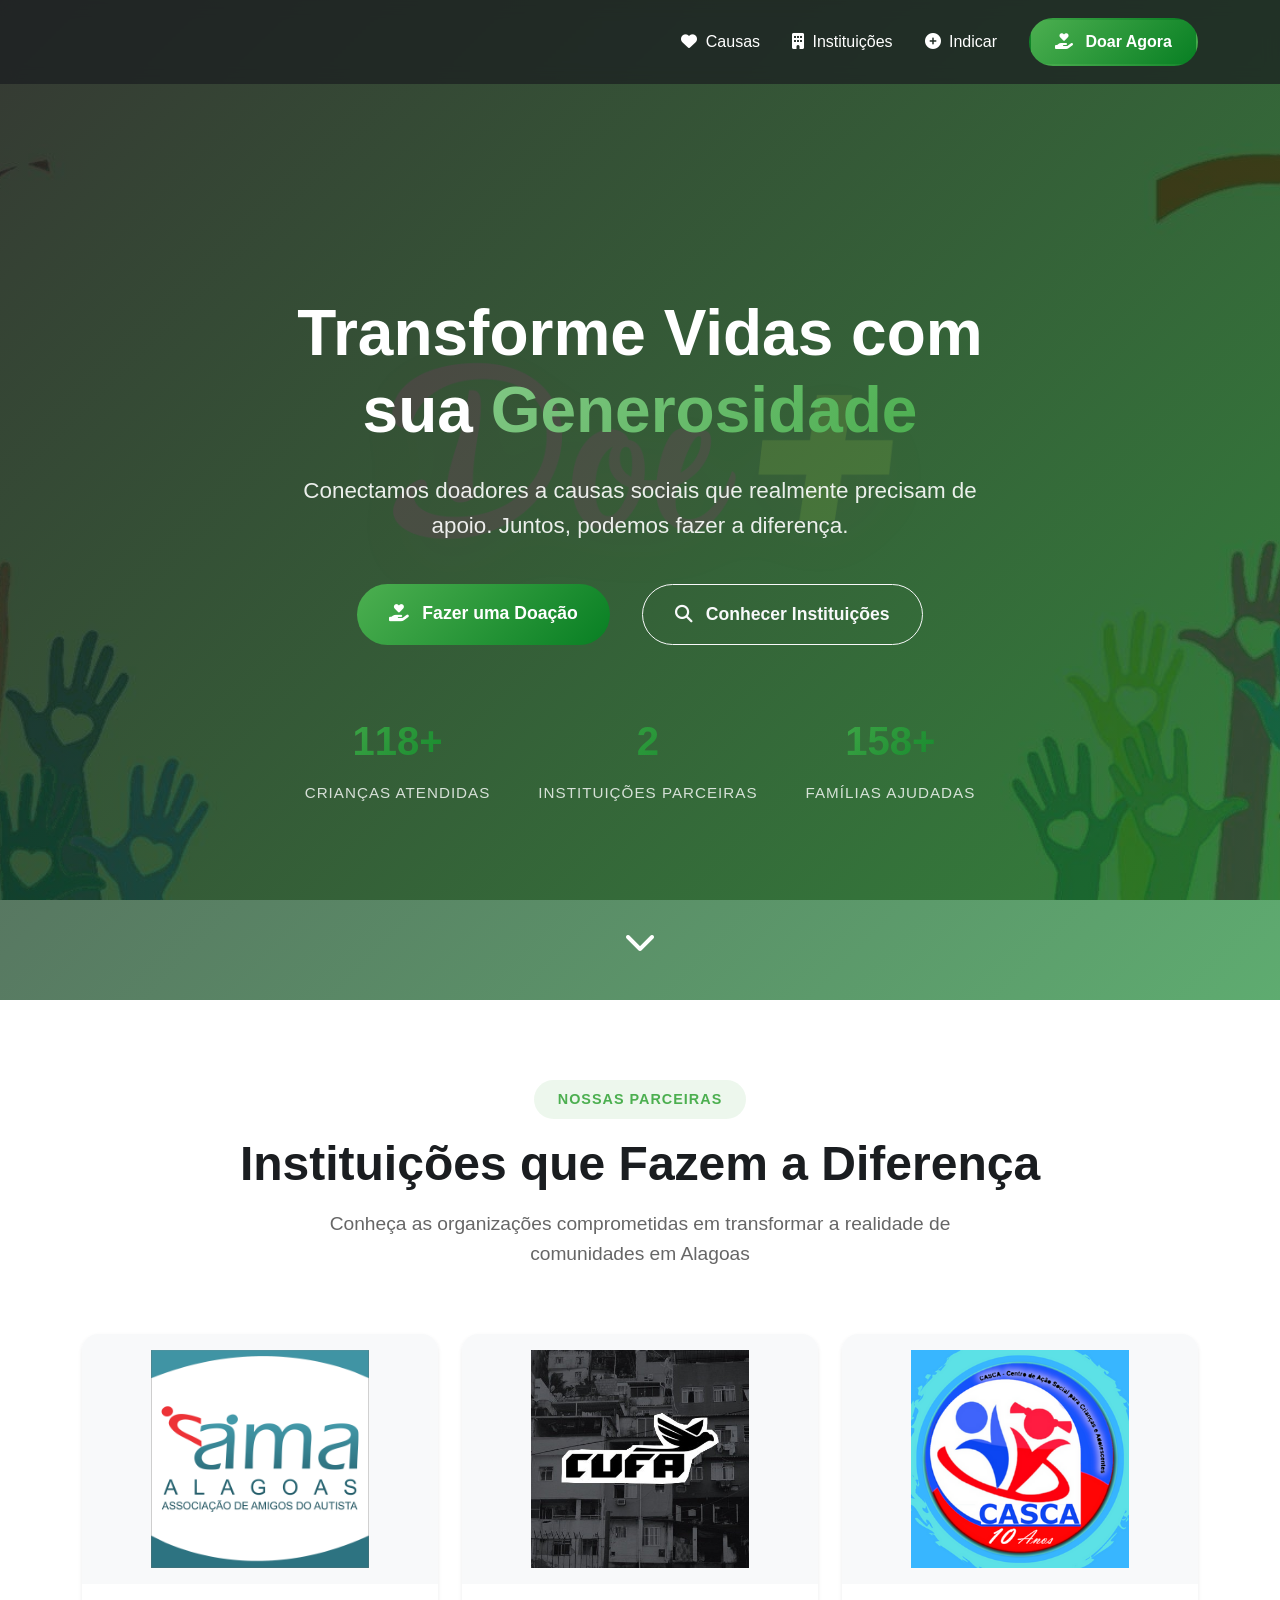
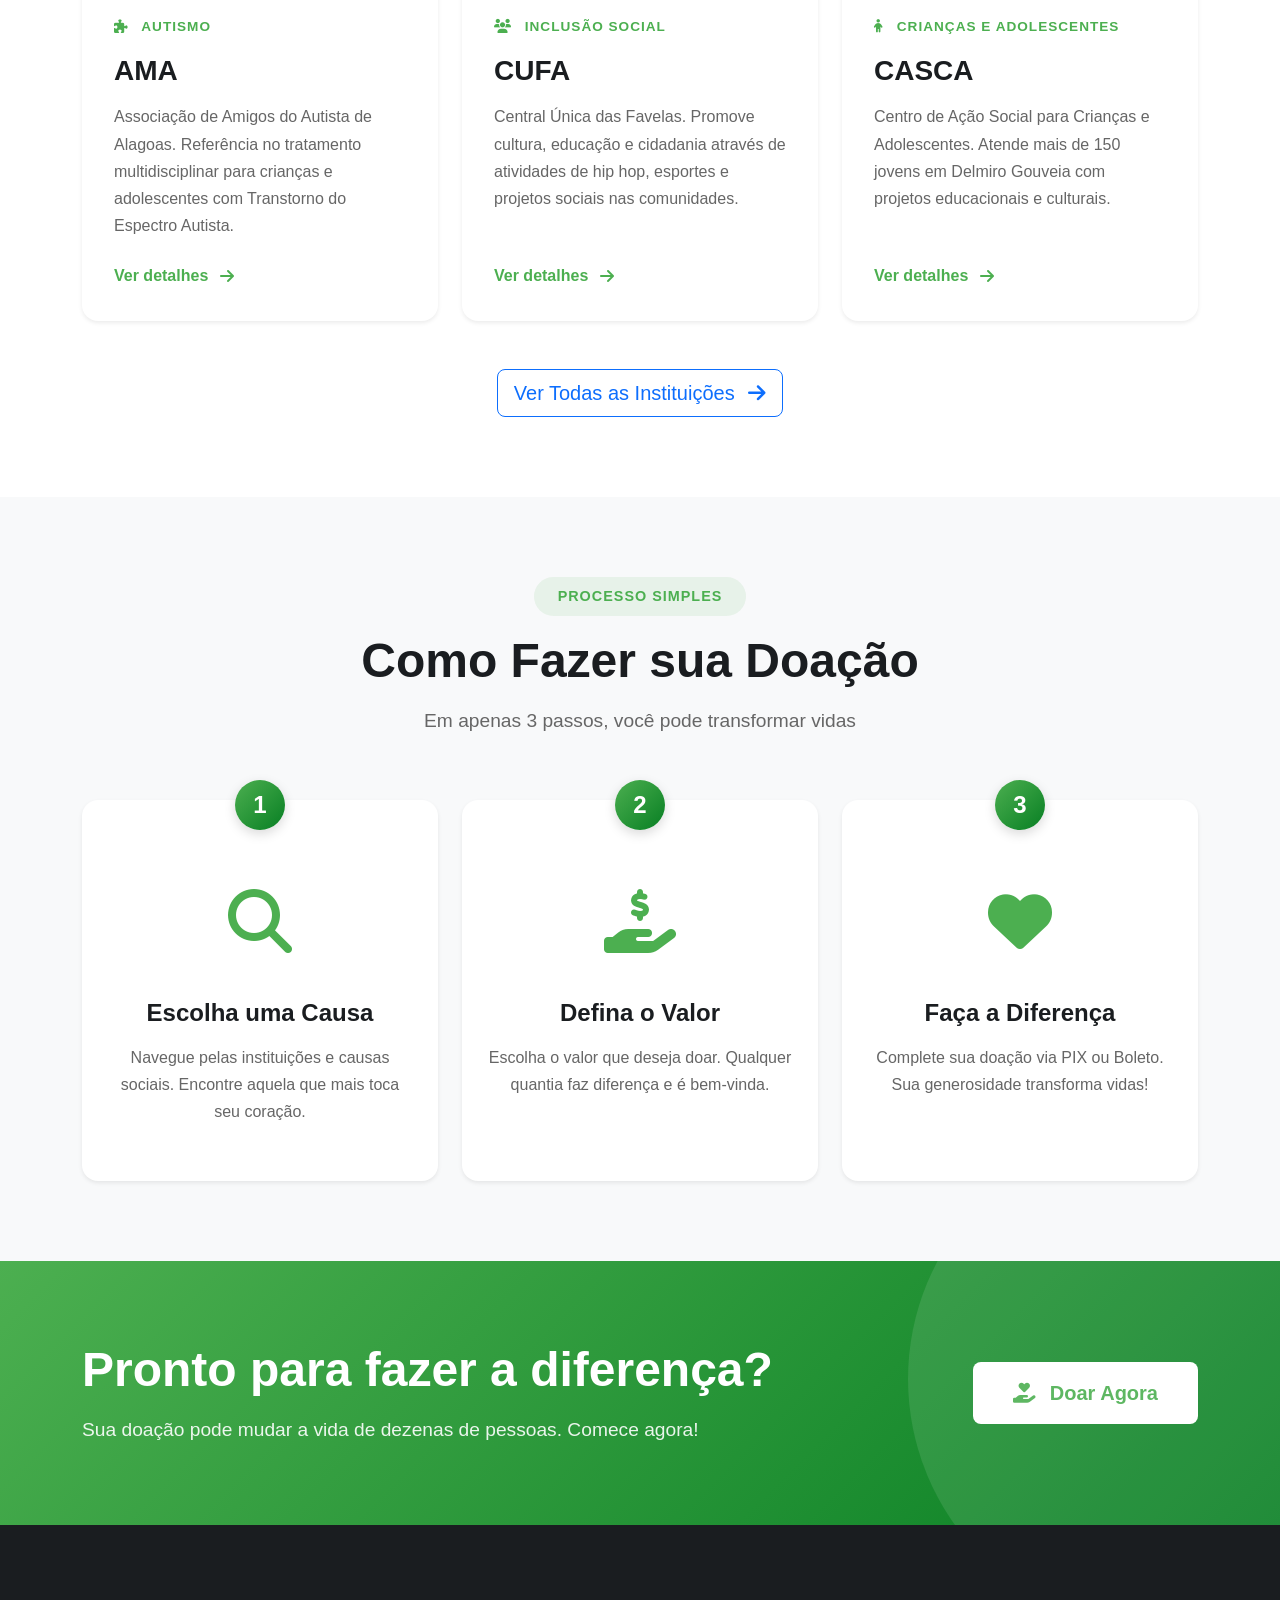
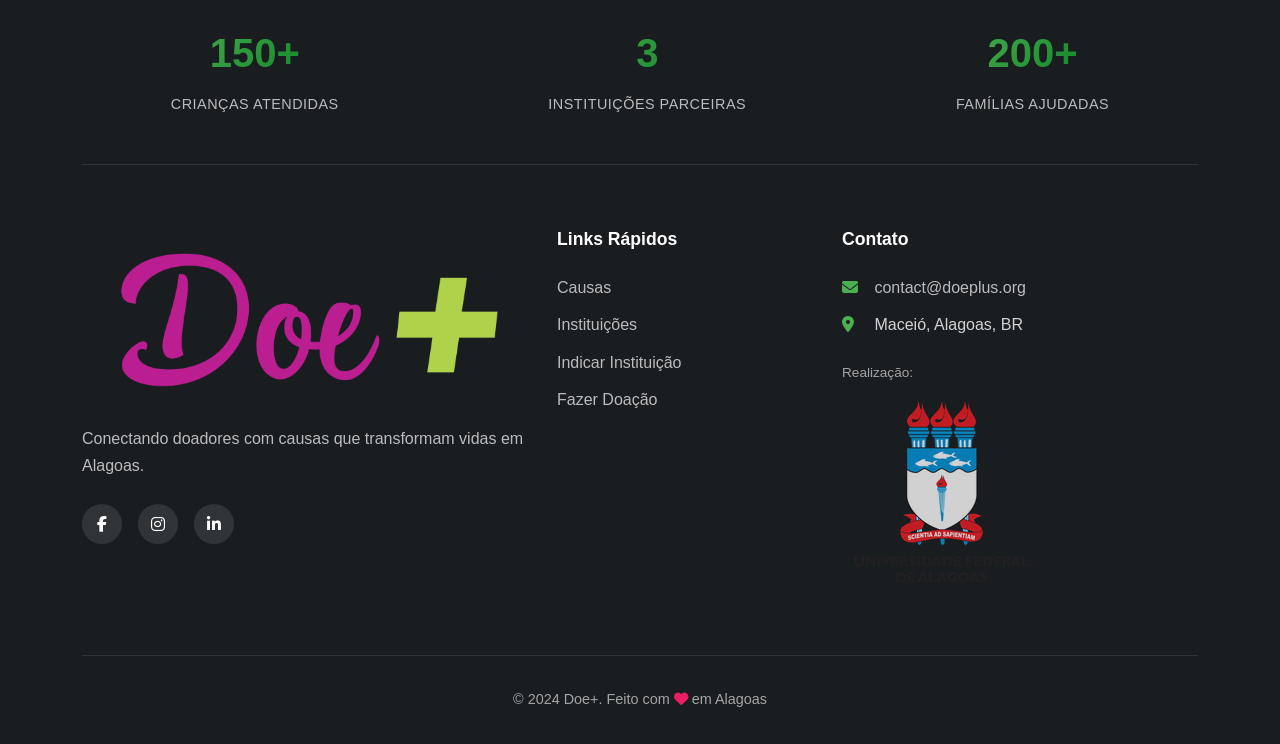
<file: index.html>
<!DOCTYPE html>
<html lang="pt-BR">

<head>
    <meta charset="UTF-8">
    <meta name="viewport" content="width=device-width, initial-scale=1.0">
    <meta name="description" content="Doe+ conecta doadores com instituições de caridade que mais precisam de ajuda">
    <title>Doe+ | Conectando Doadores e Causas Sociais</title>
    <link href="https://cdn.jsdelivr.net/npm/bootstrap@5.3.0/dist/css/bootstrap.min.css" rel="stylesheet">
    <link href="https://cdnjs.cloudflare.com/ajax/libs/font-awesome/6.4.0/css/all.min.css" rel="stylesheet">
    <link href="styles/index.css" rel="stylesheet">
</head>

<body>
    <!-- Navegação -->
    <nav class="navbar navbar-expand-lg fixed-top" id="mainNav">
        <div class="container">
            <a class="navbar-brand" href="index.html">
                <img src="media/logo.png" alt="Doe+ Logo" class="logo-img">
            </a>
            
            <button class="navbar-toggler" type="button" data-bs-toggle="collapse" data-bs-target="#navbarContent" 
                    aria-controls="navbarContent" aria-expanded="false" aria-label="Toggle navigation">
                <span class="navbar-toggler-icon"></span>
            </button>

            <div class="collapse navbar-collapse" id="navbarContent">
                <ul class="navbar-nav ms-auto align-items-center">
                    <li class="nav-item">
                        <a class="nav-link" href="causa-social.html">
                            <i class="fas fa-heart me-1"></i> Causas
                        </a>
                    </li>
                    <li class="nav-item">
                        <a class="nav-link" href="insituicoes.html">
                            <i class="fas fa-building me-1"></i> Instituições
                        </a>
                    </li>
                    <li class="nav-item">
                        <a class="nav-link" href="indicacao.html">
                            <i class="fas fa-plus-circle me-1"></i> Indicar
                        </a>
                    </li>
                    <li class="nav-item">
                        <a class="btn btn-donate" href="formulario.html">
                            <i class="fas fa-hand-holding-heart me-2"></i> Doar Agora
                        </a>
                    </li>
                </ul>
            </div>
        </div>
    </nav>

    <!-- Banner Hero -->
    <section class="hero-banner">
        <div class="hero-overlay"></div>
        
        <!-- Logo Doe+ Gigante que diminui ao rolar -->
        <div class="hero-logo-wrapper">
            <img src="media/logo.png" alt="Doe+" class="hero-logo-large">
        </div>
        
        <div class="container hero-content">
            <div class="row align-items-center min-vh-100">
                <div class="col-lg-8 mx-auto text-center">
                    <h1 class="hero-title animate-fade-in">
                        Transforme Vidas com sua <span class="highlight">Generosidade</span>
                    </h1>
                    <p class="hero-subtitle animate-fade-in-delay">
                        Conectamos doadores a causas sociais que realmente precisam de apoio. 
                        Juntos, podemos fazer a diferença.
                    </p>
                    <div class="hero-buttons animate-fade-in-delay-2">
                        <a href="formulario.html" class="btn btn-primary btn-lg me-3">
                            <i class="fas fa-hand-holding-heart me-2"></i> Fazer uma Doação
                        </a>
                        <a href="#instituicoes" class="btn btn-outline-light btn-lg">
                            <i class="fas fa-search me-2"></i> Conhecer Instituições
                        </a>
                    </div>
                    
                    <!-- Estatísticas -->
                    <div class="hero-stats">
                        <div class="stat-item">
                            <div class="stat-number">150+</div>
                            <div class="stat-label">Crianças Atendidas</div>
                        </div>
                        <div class="stat-item">
                            <div class="stat-number">3</div>
                            <div class="stat-label">Instituições Parceiras</div>
                        </div>
                        <div class="stat-item">
                            <div class="stat-number">200+</div>
                            <div class="stat-label">Famílias Ajudadas</div>
                        </div>
                    </div>
                </div>
            </div>
        </div>
        
        <!-- Scroll Indicator -->
        <div class="scroll-indicator">
            <a href="#instituicoes" aria-label="Rolar para instituições">
                <i class="fas fa-chevron-down"></i>
            </a>
        </div>
    </section>

    <!-- Seção de Instituições -->
    <section class="institutions-section" id="instituicoes">
        <div class="container">
            <div class="section-header text-center">
                <span class="section-badge">Nossas Parceiras</span>
                <h2 class="section-title">Instituições que Fazem a Diferença</h2>
                <p class="section-description">
                    Conheça as organizações comprometidas em transformar a realidade de comunidades em Alagoas
                </p>
            </div>

            <div class="row g-4">
                <!-- Card AMA -->
                <div class="col-lg-4 col-md-6">
                    <article class="institution-card">
                        <div class="card-image-wrapper">
                            <img src="logo - instituições/AMA_Logo.png" alt="Logo AMA" class="card-image">
                            <div class="card-overlay">
                                <a href="AMA.html" class="btn btn-light">
                                    <i class="fas fa-arrow-right me-2"></i> Saiba Mais
                                </a>
                            </div>
                        </div>
                        <div class="card-content">
                            <div class="card-category">
                                <i class="fas fa-puzzle-piece me-2"></i> Autismo
                            </div>
                            <h3 class="card-title">AMA</h3>
                            <p class="card-description">
                                Associação de Amigos do Autista de Alagoas. Referência no tratamento 
                                multidisciplinar para crianças e adolescentes com Transtorno do Espectro Autista.
                            </p>
                            <div class="card-footer">
                                <a href="AMA.html" class="card-link">
                                    Ver detalhes <i class="fas fa-arrow-right ms-1"></i>
                                </a>
                            </div>
                        </div>
                    </article>
                </div>

                <!-- Card CUFA -->
                <div class="col-lg-4 col-md-6">
                    <article class="institution-card">
                        <div class="card-image-wrapper">
                            <img src="logo - instituições/CUFA_Logo(2).jpg" alt="Logo CUFA" class="card-image">
                            <div class="card-overlay">
                                <a href="CUFA.html" class="btn btn-light">
                                    <i class="fas fa-arrow-right me-2"></i> Saiba Mais
                                </a>
                            </div>
                        </div>
                        <div class="card-content">
                            <div class="card-category">
                                <i class="fas fa-users me-2"></i> Inclusão Social
                            </div>
                            <h3 class="card-title">CUFA</h3>
                            <p class="card-description">
                                Central Única das Favelas. Promove cultura, educação e cidadania através 
                                de atividades de hip hop, esportes e projetos sociais nas comunidades.
                            </p>
                            <div class="card-footer">
                                <a href="CUFA.html" class="card-link">
                                    Ver detalhes <i class="fas fa-arrow-right ms-1"></i>
                                </a>
                            </div>
                        </div>
                    </article>
                </div>

                <!-- Card CASCA -->
                <div class="col-lg-4 col-md-6">
                    <article class="institution-card">
                        <div class="card-image-wrapper">
                            <img src="logo - instituições/CASCA_logo.png" alt="Logo CASCA" class="card-image">
                            <div class="card-overlay">
                                <a href="CASCA.html" class="btn btn-light">
                                    <i class="fas fa-arrow-right me-2"></i> Saiba Mais
                                </a>
                            </div>
                        </div>
                        <div class="card-content">
                            <div class="card-category">
                                <i class="fas fa-child me-2"></i> Crianças e Adolescentes
                            </div>
                            <h3 class="card-title">CASCA</h3>
                            <p class="card-description">
                                Centro de Ação Social para Crianças e Adolescentes. Atende mais de 150 jovens 
                                em Delmiro Gouveia com projetos educacionais e culturais.
                            </p>
                            <div class="card-footer">
                                <a href="CASCA.html" class="card-link">
                                    Ver detalhes <i class="fas fa-arrow-right ms-1"></i>
                                </a>
                            </div>
                        </div>
                    </article>
                </div>
            </div>

            <!-- Call to Action -->
            <div class="text-center mt-5">
                <a href="insituicoes.html" class="btn btn-outline-primary btn-lg">
                    Ver Todas as Instituições <i class="fas fa-arrow-right ms-2"></i>
                </a>
            </div>
        </div>
    </section>

    <!-- Seção Como Funciona -->
    <section class="how-it-works-section">
        <div class="container">
            <div class="section-header text-center">
                <span class="section-badge">Processo Simples</span>
                <h2 class="section-title">Como Fazer sua Doação</h2>
                <p class="section-description">Em apenas 3 passos, você pode transformar vidas</p>
            </div>

            <div class="row g-4">
                <div class="col-lg-4">
                    <div class="step-card">
                        <div class="step-number">1</div>
                        <div class="step-icon">
                            <i class="fas fa-search"></i>
                        </div>
                        <h3 class="step-title">Escolha uma Causa</h3>
                        <p class="step-description">
                            Navegue pelas instituições e causas sociais. Encontre aquela que mais 
                            toca seu coração.
                        </p>
                    </div>
                </div>
                <div class="col-lg-4">
                    <div class="step-card">
                        <div class="step-number">2</div>
                        <div class="step-icon">
                            <i class="fas fa-hand-holding-usd"></i>
                        </div>
                        <h3 class="step-title">Defina o Valor</h3>
                        <p class="step-description">
                            Escolha o valor que deseja doar. Qualquer quantia faz diferença e é bem-vinda.
                        </p>
                    </div>
                </div>
                <div class="col-lg-4">
                    <div class="step-card">
                        <div class="step-number">3</div>
                        <div class="step-icon">
                            <i class="fas fa-heart"></i>
                        </div>
                        <h3 class="step-title">Faça a Diferença</h3>
                        <p class="step-description">
                            Complete sua doação via PIX ou Boleto. Sua generosidade transforma vidas!
                        </p>
                    </div>
                </div>
            </div>
        </div>
    </section>

    <!-- Seção CTA Final -->
    <section class="cta-section">
        <div class="container">
            <div class="row align-items-center">
                <div class="col-lg-8">
                    <h2 class="cta-title">Pronto para fazer a diferença?</h2>
                    <p class="cta-description">
                        Sua doação pode mudar a vida de dezenas de pessoas. Comece agora!
                    </p>
                </div>
                <div class="col-lg-4 text-lg-end text-center mt-3 mt-lg-0">
                    <a href="formulario.html" class="btn btn-light btn-lg">
                        <i class="fas fa-hand-holding-heart me-2"></i> Doar Agora
                    </a>
                </div>
            </div>
        </div>
    </section>

    <!-- Footer -->
    <footer class="footer">
        <div class="container">
            <!-- Estatísticas do Rodapé -->
            <div class="footer-stats">
                <div class="footer-stat-item">
                    <div class="footer-stat-number">150+</div>
                    <div class="footer-stat-label">Crianças Atendidas</div>
                </div>
                <div class="footer-stat-item">
                    <div class="footer-stat-number">3</div>
                    <div class="footer-stat-label">Instituições Parceiras</div>
                </div>
                <div class="footer-stat-item">
                    <div class="footer-stat-number">200+</div>
                    <div class="footer-stat-label">Famílias Ajudadas</div>
                </div>
            </div>

            <!-- Conteúdo Principal do Footer -->
            <div class="row g-4 footer-main">
                <div class="col-lg-5">
                    <div class="footer-brand">
                        <img src="media/logo.png" alt="Doe+ Logo" height="50">
                        <p class="footer-description">
                            Conectando doadores com causas que transformam vidas em Alagoas.
                        </p>
                        <div class="social-links">
                            <a href="#" aria-label="Facebook" class="social-link">
                                <i class="fab fa-facebook-f"></i>
                            </a>
                            <a href="#" aria-label="Instagram" class="social-link">
                                <i class="fab fa-instagram"></i>
                            </a>
                            <a href="#" aria-label="LinkedIn" class="social-link">
                                <i class="fab fa-linkedin-in"></i>
                            </a>
                        </div>
                    </div>
                </div>

                <div class="col-lg-3 col-md-6">
                    <h4 class="footer-title">Links Rápidos</h4>
                    <ul class="footer-links">
                        <li><a href="causa-social.html">Causas</a></li>
                        <li><a href="insituicoes.html">Instituições</a></li>
                        <li><a href="indicacao.html">Indicar Instituição</a></li>
                        <li><a href="formulario.html">Fazer Doação</a></li>
                    </ul>
                </div>

                <div class="col-lg-4 col-md-6">
                    <h4 class="footer-title">Contato</h4>
                    <ul class="footer-contact">
                        <li>
                            <i class="fas fa-envelope me-2"></i>
                            <a href="mailto:contact@doeplus.org">contact@doeplus.org</a>
                        </li>
                        <li>
                            <i class="fas fa-map-marker-alt me-2"></i>
                            Maceió, Alagoas, BR
                        </li>
                    </ul>
                    <div class="footer-partner mt-4">
                        <p class="mb-2">Realização:</p>
                        <a href="https://ufal.br/" target="_blank" rel="noopener">
                            <img src="logo - instituições/logo - ufal.png" alt="UFAL" height="45">
                        </a>
                    </div>
                </div>
            </div>

            <div class="footer-bottom">
                <p>&copy; 2024 Doe+. Feito com <i class="fas fa-heart"></i> em Alagoas</p>
            </div>
        </div>
    </footer>

    <!-- Botão Voltar ao Topo -->
    <button class="back-to-top" id="backToTop" aria-label="Voltar ao topo">
        <i class="fas fa-arrow-up"></i>
    </button>

    <script src="https://cdn.jsdelivr.net/npm/bootstrap@5.3.0/dist/js/bootstrap.bundle.min.js"></script>
    <script src="scripts/main.js"></script>
</body>

</html>
</file>
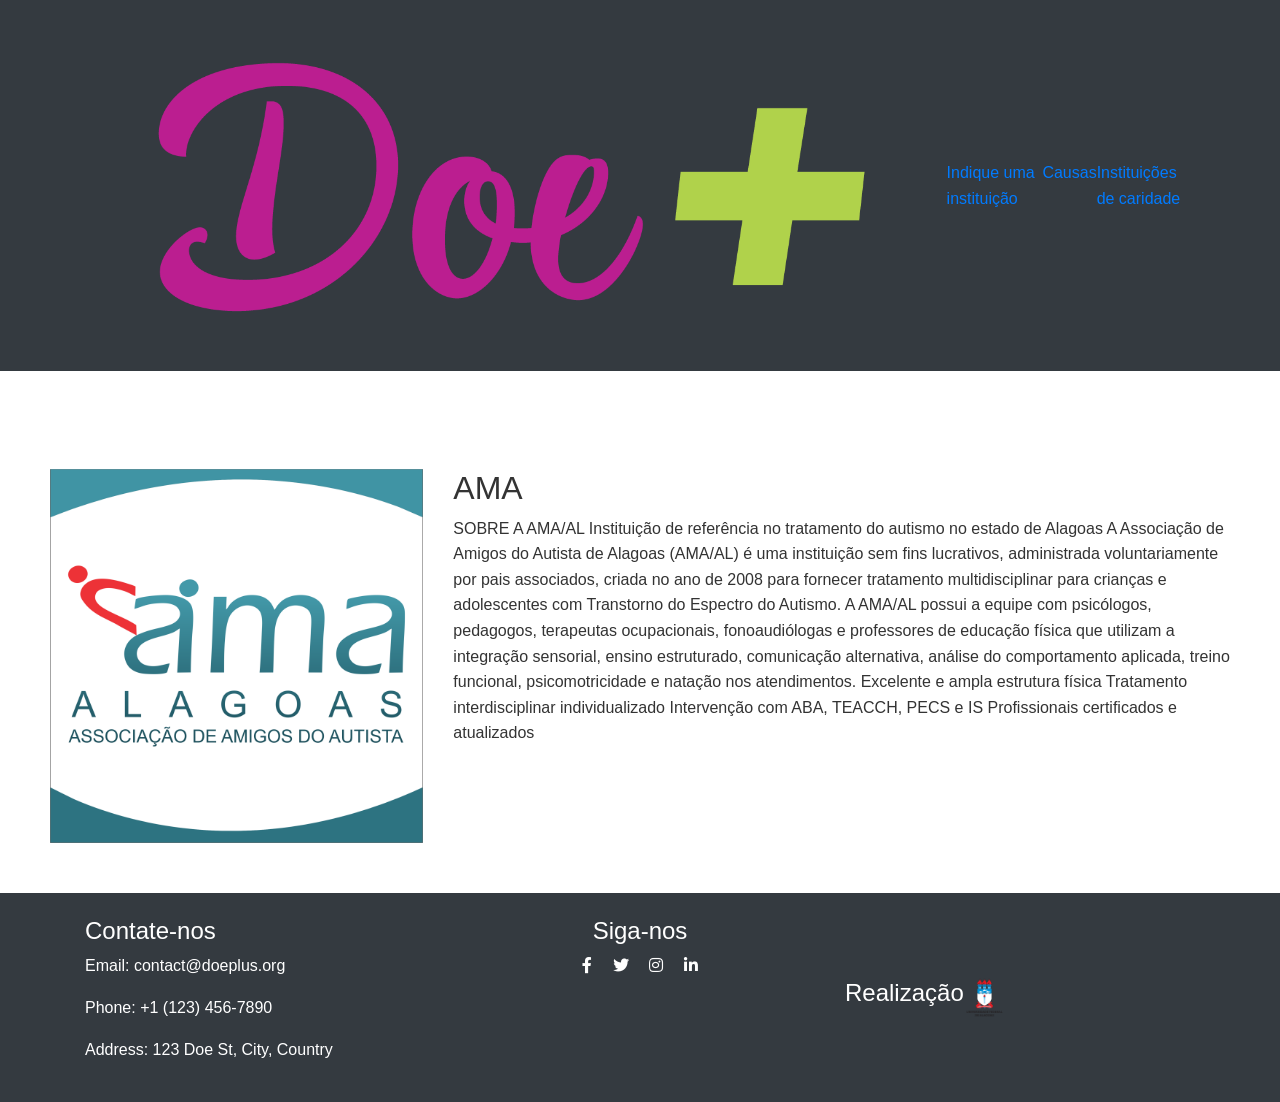
<file: AMA.html>
<!DOCTYPE html>
<html lang="en">

<head>
    <meta charset="UTF-8">
    <meta http-equiv="X-UA-Compatible" content="IE=edge">
    <meta name="viewport" content="width=device-width, initial-scale=1.0">
    <title>AMA</title>
    <!-- Add the bootstrap CSS for styling -->
    <link href="https://cdn.jsdelivr.net/npm/bootstrap@5.1.0/dist/css/bootstrap.min.css" rel="stylesheet">
    <link href="https://cdnjs.cloudflare.com/ajax/libs/font-awesome/5.15.3/css/all.min.css" rel="stylesheet">
    <link href="https://maxcdn.bootstrapcdn.com/bootstrap/4.5.2/css/bootstrap.min.css" rel="stylesheet">
    <link href="styles/index.css" rel="stylesheet" >
    <link href="styles/AMA.css" rel="stylesheet" >
    
</head>

<body>
    <!-- Your Header -->
    <nav class="navbar navbar-expand-lg navbar-dark bg-dark">
        <div class="container">
            <a class="navbar-brand" href="index.html">
                <img src="media/logo.png" alt="Doe+ Logo" height="30">
            </a>
            <div class="d-flex">
                <a class="nav-btn" href="indicacao.html">Indique uma instituição</a>
                <a class="nav-btn" href="causa - social.html">Causas</a>
                <a class="nav-btn" href="insituicoes.html">Instituições de caridade</a>
            </div>
        </div>
    </nav>
    <!-- Fim da barra de navegação -->

    <div class="content mt-5">
        <div class="row">
            <div class="col-md-4">
                <img src="logo - instituições/AMA_Logo.png" alt="Associação de Amigos do Autista de Alagoas"
                    class="img-fluid">
            </div>
            <div class="col-md-8">
                <h2>AMA</h2>
                <p>
                    SOBRE A AMA/AL
                    Instituição de referência no tratamento do autismo no estado de Alagoas
                    A Associação de Amigos do Autista de Alagoas (AMA/AL) é uma instituição sem fins lucrativos,
                    administrada voluntariamente por pais associados, criada no ano de 2008 para fornecer
                    tratamento multidisciplinar para crianças e adolescentes com Transtorno do Espectro do Autismo.

                    A AMA/AL possui a equipe com psicólogos, pedagogos, terapeutas ocupacionais, fonoaudiólogas e
                    professores de educação física que utilizam a integração sensorial, ensino estruturado,
                    comunicação alternativa, análise do comportamento aplicada, treino funcional,
                    psicomotricidade e natação nos atendimentos.

                    Excelente e ampla estrutura física
                    Tratamento interdisciplinar individualizado
                    Intervenção com ABA, TEACCH, PECS e IS
                    Profissionais certificados e atualizados
                </p>
            </div>
        </div>
    </div>
    <footer class="footer bg-dark text-white py-4">
        <div class="container">
            <div class="row">
                <!-- Contact Info -->
                <div class="col-md-4">
                    <h4>Contate-nos</h4>
                    <p>Email: contact@doeplus.org</p>
                    <p>Phone: +1 (123) 456-7890</p>
                    <p>Address: 123 Doe St, City, Country</p>
                </div>

                <!-- Social Media Links -->
                <div class="col-md-4 text-center">
                    <h4>Siga-nos</h4>
                    <a href="#" class="text-white mr-3"><i class="fab fa-facebook-f"></i></a>
                    <a href="#" class="text-white mr-3"><i class="fab fa-twitter"></i></a>
                    <a href="#" class="text-white mr-3"><i class="fab fa-instagram"></i></a>
                    <a href="#" class="text-white"><i class="fab fa-linkedin-in"></i></a>
                </div>
                <div class="col-md-2 d-flex align-items-center">
                    <h4>Realização</h4>
                    <a href="https://ufal.br/" target="_blank" class="d-flex align-items-center">
                        <img src="logo - instituições/logo - ufal.png" alt="Logo Confidencialidade">
                    </a>
                </div>
            </div>
        </div>
    </footer>
    <script src="https://cdn.jsdelivr.net/npm/bootstrap@5.3.0/dist/js/bootstrap.bundle.min.js"></script>
</body>

</html>
</file>
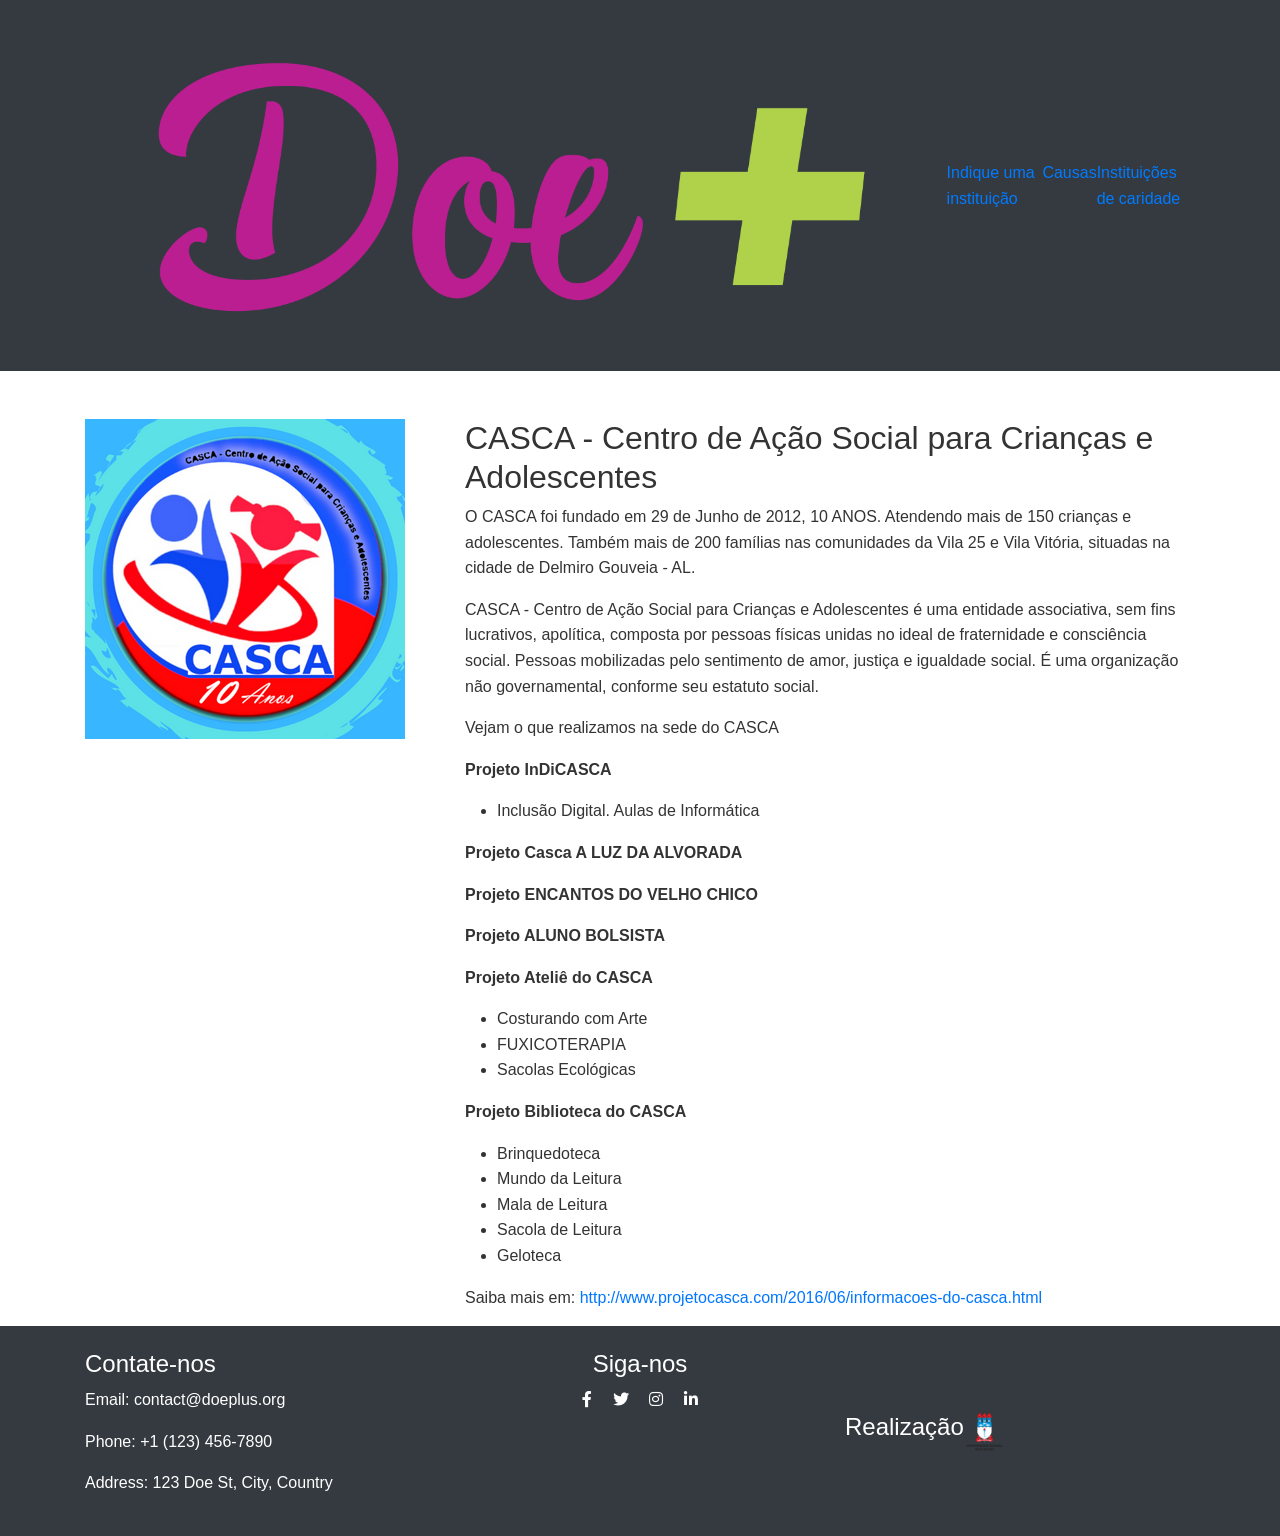
<file: CASCA.html>
<!DOCTYPE html>
<html lang="en">

<head>
    <meta charset="UTF-8">
    <meta http-equiv="X-UA-Compatible" content="IE=edge">
    <meta name="viewport" content="width=device-width, initial-scale=1.0">
    <title>Nome da Instituição</title>
    <!-- Add the bootstrap CSS for styling -->
    <link href="https://cdn.jsdelivr.net/npm/bootstrap@5.1.0/dist/css/bootstrap.min.css" rel="stylesheet">
    <link href="https://cdnjs.cloudflare.com/ajax/libs/font-awesome/5.15.3/css/all.min.css" rel="stylesheet">
    <link href="https://maxcdn.bootstrapcdn.com/bootstrap/4.5.2/css/bootstrap.min.css" rel="stylesheet">
    <link rel="stylesheet" href="styles/index.css">
</head>

<body>
    <!-- Your Header -->
    <nav class="navbar navbar-expand-lg navbar-dark bg-dark">
        <div class="container">
            <a class="navbar-brand" href="index.html">
                <img src="media/logo.png" alt="Doe+ Logo" height="30">
            </a>
            <div class="d-flex">
                <a class="nav-btn" href="indicacao.html">Indique uma instituição</a>
                <a class="nav-btn" href="causa - social.html">Causas</a>
                <a class="nav-btn" href="insituicoes.html">Instituições de caridade</a>
            </div>
        </div>
    </nav>
    <!-- Fim da barra de navegação -->

    <div class="container mt-5">
        <div class="row">
            <div class="col-md-4">
                <img src="logo - instituições/CASCA_logo.png" alt="Logo da Instituição" class="img-fluid">
            </div>
            <div class="col-md-8">
                <h2>CASCA - Centro de Ação Social para Crianças e Adolescentes</h2>
                <p>
                    O CASCA foi fundado em 29 de Junho de 2012, 10 ANOS.
                    Atendendo mais de 150 crianças e adolescentes. Também mais de 200 famílias nas comunidades da Vila
                    25
                    e Vila Vitória, situadas na cidade de Delmiro Gouveia - AL.
                </p>
                <p>
                    CASCA - Centro de Ação Social para Crianças e Adolescentes é uma entidade associativa, sem fins
                    lucrativos,
                    apolítica, composta por pessoas físicas unidas no ideal de fraternidade e consciência social.
                    Pessoas
                    mobilizadas pelo sentimento de amor, justiça e igualdade social. É uma organização não
                    governamental,
                    conforme seu estatuto social.
                </p>
                <p>
                    Vejam o que realizamos na sede do CASCA
                </p>
                <p>
                    <strong> Projeto InDiCASCA </strong>
                <ul>
                    <li>Inclusão Digital. Aulas de Informática</li>
                </ul>
                </p>
                <p>
                    <strong>Projeto Casca A LUZ DA ALVORADA</strong>
                </p>
                <p>
                    <strong>Projeto ENCANTOS DO VELHO CHICO</strong>
                </p>
                <p>
                    <strong>Projeto ALUNO BOLSISTA</strong>
                </p>
                <p>
                    <strong>Projeto Ateliê do CASCA</strong>
                <ul>
                    <li>Costurando com Arte</li>
                    <li>FUXICOTERAPIA</li>
                    <li>Sacolas Ecológicas</li>
                </ul>

                </p>
                <p>
                    <strong>Projeto Biblioteca do CASCA</strong>
                <ul>
                    <li>Brinquedoteca</li>
                    <li>Mundo da Leitura</li>
                    <li>Mala de Leitura</li>
                    <li>Sacola de Leitura</li>
                    <li>Geloteca</li>
                </ul>
                </p>
                <p>
                    Saiba mais em:
                    <a href="http://www.projetocasca.com/2016/06/informacoes-do-casca.html"
                        style="text-decoration: none; color: rgb(0, 119, 255);">
                        http://www.projetocasca.com/2016/06/informacoes-do-casca.html</a>
                </p>
            </div>
        </div>
    </div>
    <footer class="footer bg-dark text-white py-4">
        <div class="container">
            <div class="row">
                <!-- Contact Info -->
                <div class="col-md-4">
                    <h4>Contate-nos</h4>
                    <p>Email: contact@doeplus.org</p>
                    <p>Phone: +1 (123) 456-7890</p>
                    <p>Address: 123 Doe St, City, Country</p>
                </div>

                <!-- Social Media Links -->
                <div class="col-md-4 text-center">
                    <h4>Siga-nos</h4>
                    <a href="#" class="text-white mr-3"><i class="fab fa-facebook-f"></i></a>
                    <a href="#" class="text-white mr-3"><i class="fab fa-twitter"></i></a>
                    <a href="#" class="text-white mr-3"><i class="fab fa-instagram"></i></a>
                    <a href="#" class="text-white"><i class="fab fa-linkedin-in"></i></a>
                </div>
                <div class="col-md-2 d-flex align-items-center">
                    <h4>Realização</h4>
                    <a href="https://ufal.br/" target="_blank" class="d-flex align-items-center">
                        <img src="logo - instituições/logo - ufal.png" alt="Logo Confidencialidade">
                    </a>
                </div>
            </div>
        </div>
    </footer>
    <script src="https://cdn.jsdelivr.net/npm/bootstrap@5.3.0/dist/js/bootstrap.bundle.min.js"></script>
</body>

</html>
</file>
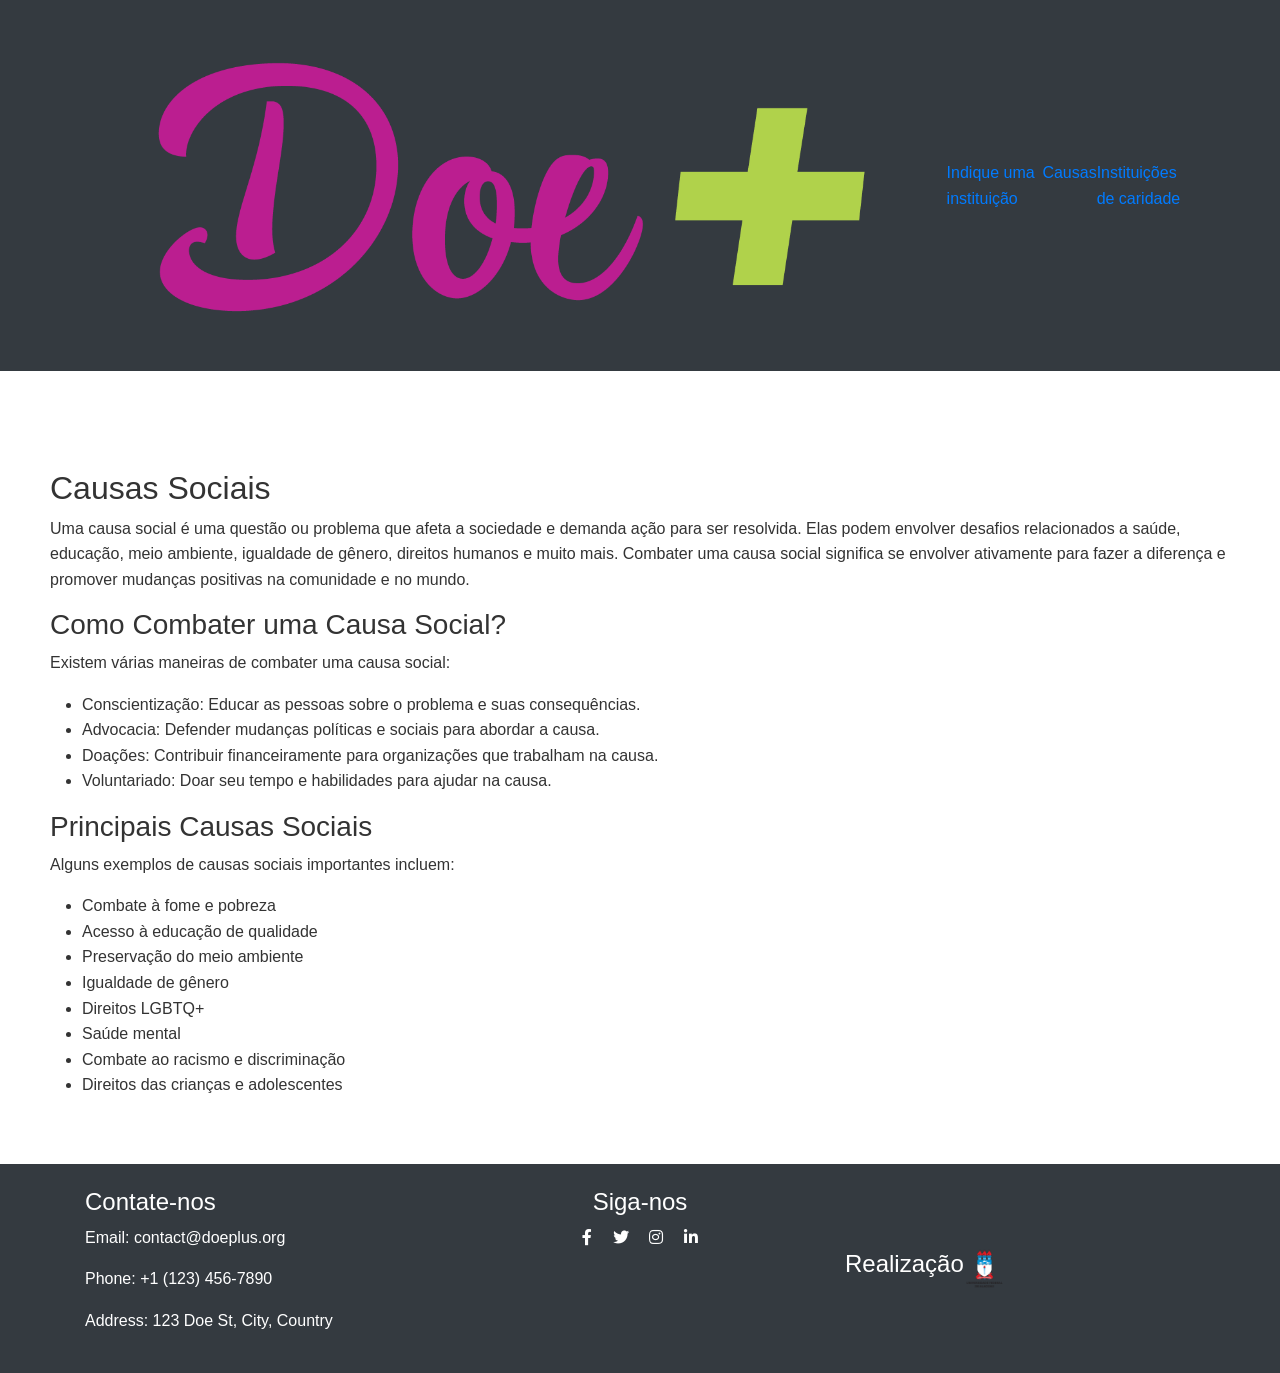
<file: causa - social.html>
<!DOCTYPE html>
<html lang="en">

<head>
    <meta charset="UTF-8">
    <meta name="viewport" content="width=device-width, initial-scale=1.0">
    <title>Causas Sociais</title>
    <link href="https://cdn.jsdelivr.net/npm/bootstrap@5.1.0/dist/css/bootstrap.min.css" rel="stylesheet">
    <link href="https://cdnjs.cloudflare.com/ajax/libs/font-awesome/5.15.3/css/all.min.css" rel="stylesheet">
    <link href="https://maxcdn.bootstrapcdn.com/bootstrap/4.5.2/css/bootstrap.min.css" rel="stylesheet">
    <link rel="stylesheet" href="styles/index.css">
    <link rel="stylesheet" href="styles/causa-social.css">
</head>

<body>

    <!-- Header and Navigation -->
    <nav class="navbar navbar-expand-lg navbar-dark bg-dark">
        <div class="container">
            <a class="navbar-brand" href="index.html">
                <img src="media/logo.png" alt="Doe+ Logo" height="30">
            </a>
            <div class="d-flex">
                <a class="nav-btn" href="indicacao.html">Indique uma instituição</a>
                <a class="nav-btn" href="causa - social.html">Causas</a>
                <a class="nav-btn" href="insituicoes.html">Instituições de caridade</a>
            </div>
        </div>
    </nav>
    <!-- Início da barra de navegação -->
    <!-- ... (mantenha o código da barra de navegação) -->
    <!-- Fim da barra de navegação -->

    <div class="content mt-5">
        <h2>Causas Sociais</h2>
        <p>Uma causa social é uma questão ou problema que afeta a sociedade e demanda ação para ser resolvida. Elas
            podem envolver desafios relacionados a saúde, educação, meio ambiente, igualdade de gênero, direitos humanos
            e muito mais. Combater uma causa social significa se envolver ativamente para fazer a diferença e promover
            mudanças positivas na comunidade e no mundo.</p>

        <h3>Como Combater uma Causa Social?</h3>
        <p>Existem várias maneiras de combater uma causa social:</p>
        <ul>
            <li>Conscientização: Educar as pessoas sobre o problema e suas consequências.</li>
            <li>Advocacia: Defender mudanças políticas e sociais para abordar a causa.</li>
            <li>Doações: Contribuir financeiramente para organizações que trabalham na causa.</li>
            <li>Voluntariado: Doar seu tempo e habilidades para ajudar na causa.</li>
        </ul>

        <h3>Principais Causas Sociais</h3>
        <p>Alguns exemplos de causas sociais importantes incluem:</p>
        <ul>
            <li>Combate à fome e pobreza</li>
            <li>Acesso à educação de qualidade</li>
            <li>Preservação do meio ambiente</li>
            <li>Igualdade de gênero</li>
            <li>Direitos LGBTQ+</li>
            <li>Saúde mental</li>
            <li>Combate ao racismo e discriminação</li>
            <li>Direitos das crianças e adolescentes</li>
        </ul>
    </div>

    <footer class="footer bg-dark text-white py-4">
        <div class="container">
            <div class="row">
                <!-- Contact Info -->
                <div class="col-md-4">
                    <h4>Contate-nos</h4>
                    <p>Email: contact@doeplus.org</p>
                    <p>Phone: +1 (123) 456-7890</p>
                    <p>Address: 123 Doe St, City, Country</p>
                </div>

                <!-- Social Media Links -->
                <div class="col-md-4 text-center">
                    <h4>Siga-nos</h4>
                    <a href="#" class="text-white mr-3"><i class="fab fa-facebook-f"></i></a>
                    <a href="#" class="text-white mr-3"><i class="fab fa-twitter"></i></a>
                    <a href="#" class="text-white mr-3"><i class="fab fa-instagram"></i></a>
                    <a href="#" class="text-white"><i class="fab fa-linkedin-in"></i></a>
                </div>
                <div class="col-md-2 d-flex align-items-center">
                    <h4>Realização</h4>
                    <a href="https://ufal.br/" target="_blank" class="d-flex align-items-center">
                        <img src="logo - instituições/logo - ufal.png" alt="Logo Confidencialidade">
                    </a>
                </div>
            </div>
        </div>
    </footer>
    <script src="https://cdn.jsdelivr.net/npm/bootstrap@5.3.0/dist/js/bootstrap.bundle.min.js"></script>
</body>

</html>
</file>
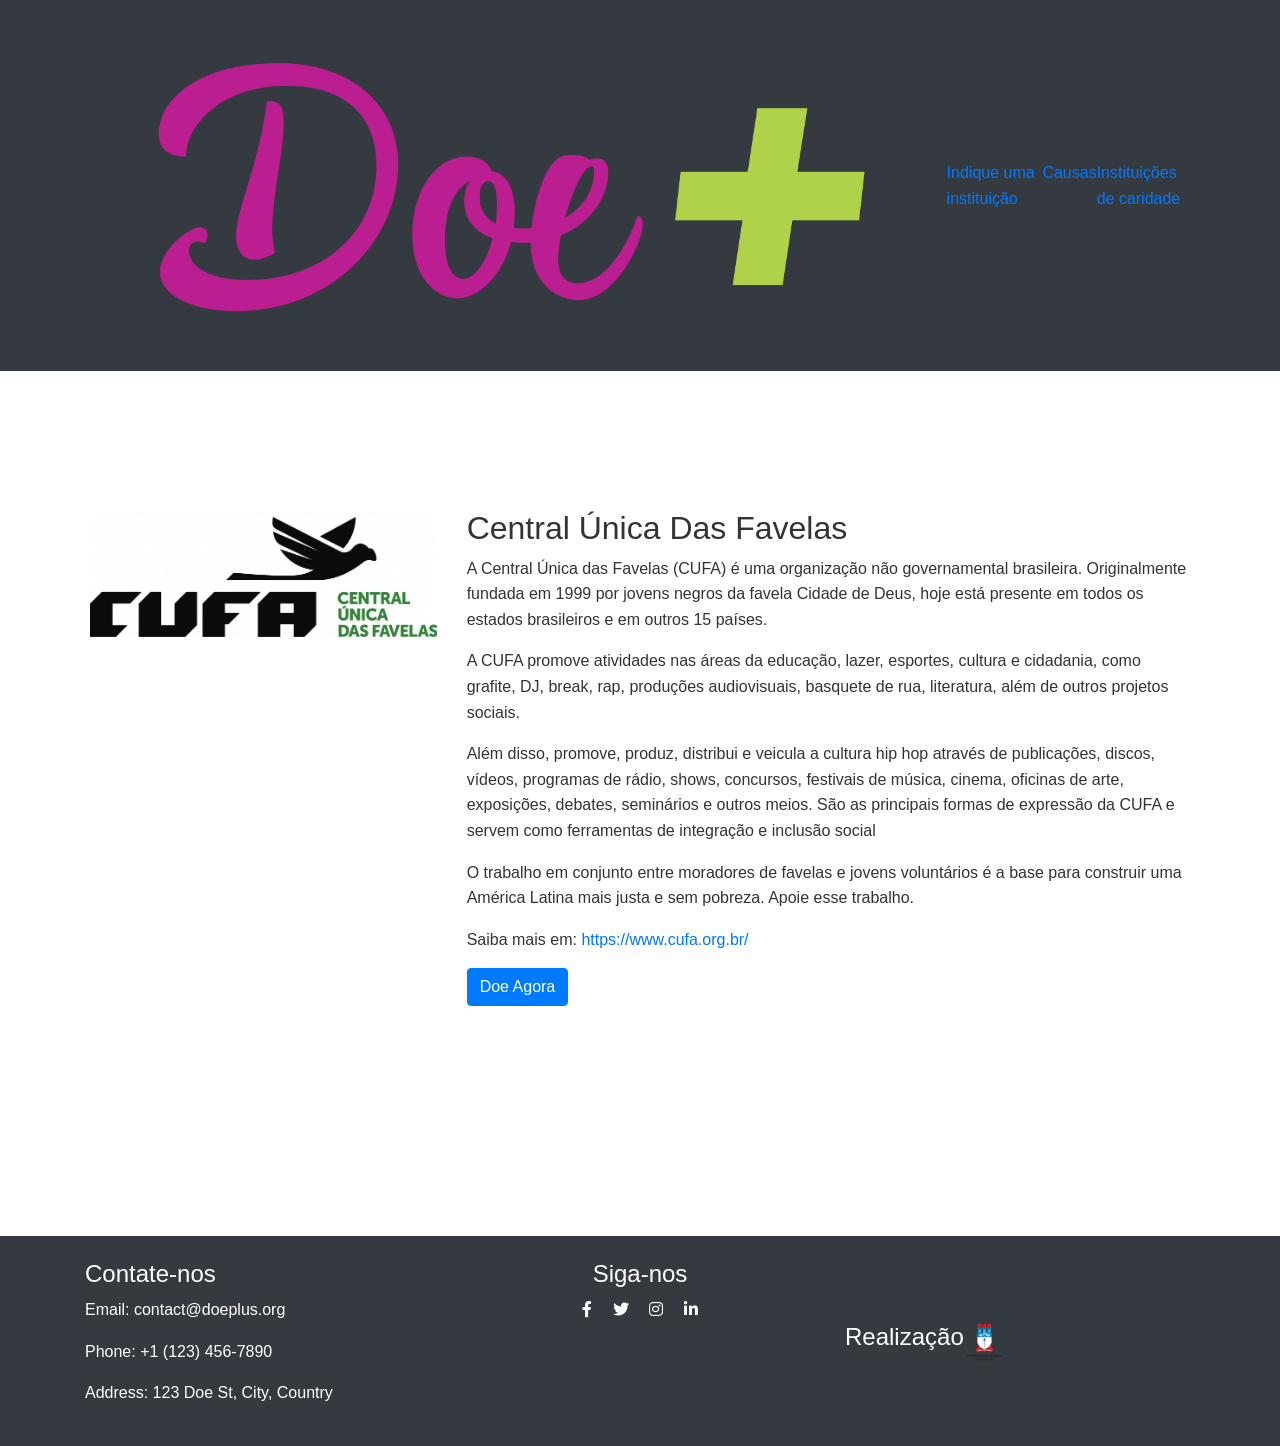
<file: CUFA.html>
<!DOCTYPE html>
<html lang="en">

<head>
  <meta charset="UTF-8">
  <meta http-equiv="X-UA-Compatible" content="IE=edge">
  <meta name="viewport" content="width=device-width, initial-scale=1.0">
  <title>Nome da Instituição</title>
  <!-- Add the bootstrap CSS for styling -->
  <link href="https://cdn.jsdelivr.net/npm/bootstrap@5.1.0/dist/css/bootstrap.min.css" rel="stylesheet">
  <link href="https://cdnjs.cloudflare.com/ajax/libs/font-awesome/5.15.3/css/all.min.css" rel="stylesheet">
  <link href="https://maxcdn.bootstrapcdn.com/bootstrap/4.5.2/css/bootstrap.min.css" rel="stylesheet">
  <link href="styles/index.css" rel="stylesheet">
  <link href="styles/CUFA.css" rel="stylesheet">

</head>

<body>
  <!-- Your Header -->
  <nav class="navbar navbar-expand-lg navbar-dark bg-dark">
    <div class="container">
      <a class="navbar-brand" href="index.html">
        <img src="media/logo.png" alt="Doe+ Logo" height="30">
      </a>
      <div class="d-flex">
        <a class="nav-btn" href="indicacao.html">Indique uma instituição</a>
        <a class="nav-btn" href="causa - social.html">Causas</a>
        <a class="nav-btn" href="insituicoes.html">Instituições de caridade</a>
      </div>
    </div>
  </nav>
  <!-- Fim da barra de navegação -->

  <div class="content mt-5">
    <div class="row">
      <div class="col-md-4">
        <img src="logo - instituições/CUFA_Logo.jpg" alt="Central Única das Favelas" class="img-fluid">
      </div>
      <div class="col-md-8 content-wrapper">
        <h2>Central Única Das Favelas</h2>
        <p>
          A Central Única das Favelas (CUFA) é uma organização não governamental brasileira. Originalmente
          fundada em 1999 por jovens negros da favela Cidade de Deus, hoje está presente em todos os estados
          brasileiros e em outros 15 países.
        </p>
        <p>
          A CUFA promove atividades nas áreas da educação, lazer, esportes, cultura e cidadania,
          como grafite, DJ, break, rap, produções audiovisuais, basquete de rua, literatura,
          além de outros projetos sociais.
        </p>
        <p>
          Além disso, promove, produz, distribui e veicula a cultura hip hop através de publicações,
          discos, vídeos, programas de rádio, shows, concursos, festivais de música, cinema,
          oficinas de arte, exposições, debates, seminários e outros meios. São as principais formas
          de expressão da CUFA e servem como ferramentas de integração e inclusão social
        </p>
        <p>
          O trabalho em conjunto entre moradores de favelas e jovens voluntários é a base para
          construir uma América Latina mais justa e sem pobreza. Apoie esse trabalho.
        </p>
        <p>
          Saiba mais em: <a href="https://www.cufa.org.br/"
            style="text-decoration: none; color: rgb(0, 119, 255);">https://www.cufa.org.br/</a></p>
        </p>

        <button id="doeAgoraBtn" class="btn btn-primary">Doe Agora</button>

      </div>
    </div>
  </div>
  <footer class="footer bg-dark text-white py-4">
    <div class="container">
      <div class="row">
        <!-- Contact Info -->
        <div class="col-md-4">
          <h4>Contate-nos</h4>
          <p>Email: contact@doeplus.org</p>
          <p>Phone: +1 (123) 456-7890</p>
          <p>Address: 123 Doe St, City, Country</p>
        </div>

        <!-- Social Media Links -->
        <div class="col-md-4 text-center">
          <h4>Siga-nos</h4>
          <a href="#" class="text-white mr-3"><i class="fab fa-facebook-f"></i></a>
          <a href="#" class="text-white mr-3"><i class="fab fa-twitter"></i></a>
          <a href="#" class="text-white mr-3"><i class="fab fa-instagram"></i></a>
          <a href="#" class="text-white"><i class="fab fa-linkedin-in"></i></a>
        </div>
        <div class="col-md-2 d-flex align-items-center">
          <h4>Realização</h4>
          <a href="https://ufal.br/" target="_blank" class="d-flex align-items-center">
            <img src="logo - instituições/logo - ufal.png" alt="Logo Confidencialidade">
          </a>
        </div>
      </div>
    </div>
  </footer>
  <script src="https://cdn.jsdelivr.net/npm/bootstrap@5.3.0/dist/js/bootstrap.bundle.min.js"></script>

  <!-- Seu conteúdo HTML da página da instituição -->
  <script>
    document.addEventListener("DOMContentLoaded", function () {
      // Seleciona o botão "Doe Agora"
      const doeAgoraBtn = document.getElementById("doeAgoraBtn");

      // Adiciona um evento de clique ao botão
      doeAgoraBtn.addEventListener("click", function () {
        // Define o nome da instituição que deseja doar
        const nomeInstituicao = "Central Única Das Favelas";

        // Redireciona para a página de doação com o nome da instituição como parâmetro
        window.location.href = `formulario.html?nome=${encodeURIComponent(nomeInstituicao)}`;
      });
    });
  </script>
</body>
</html>
</file>
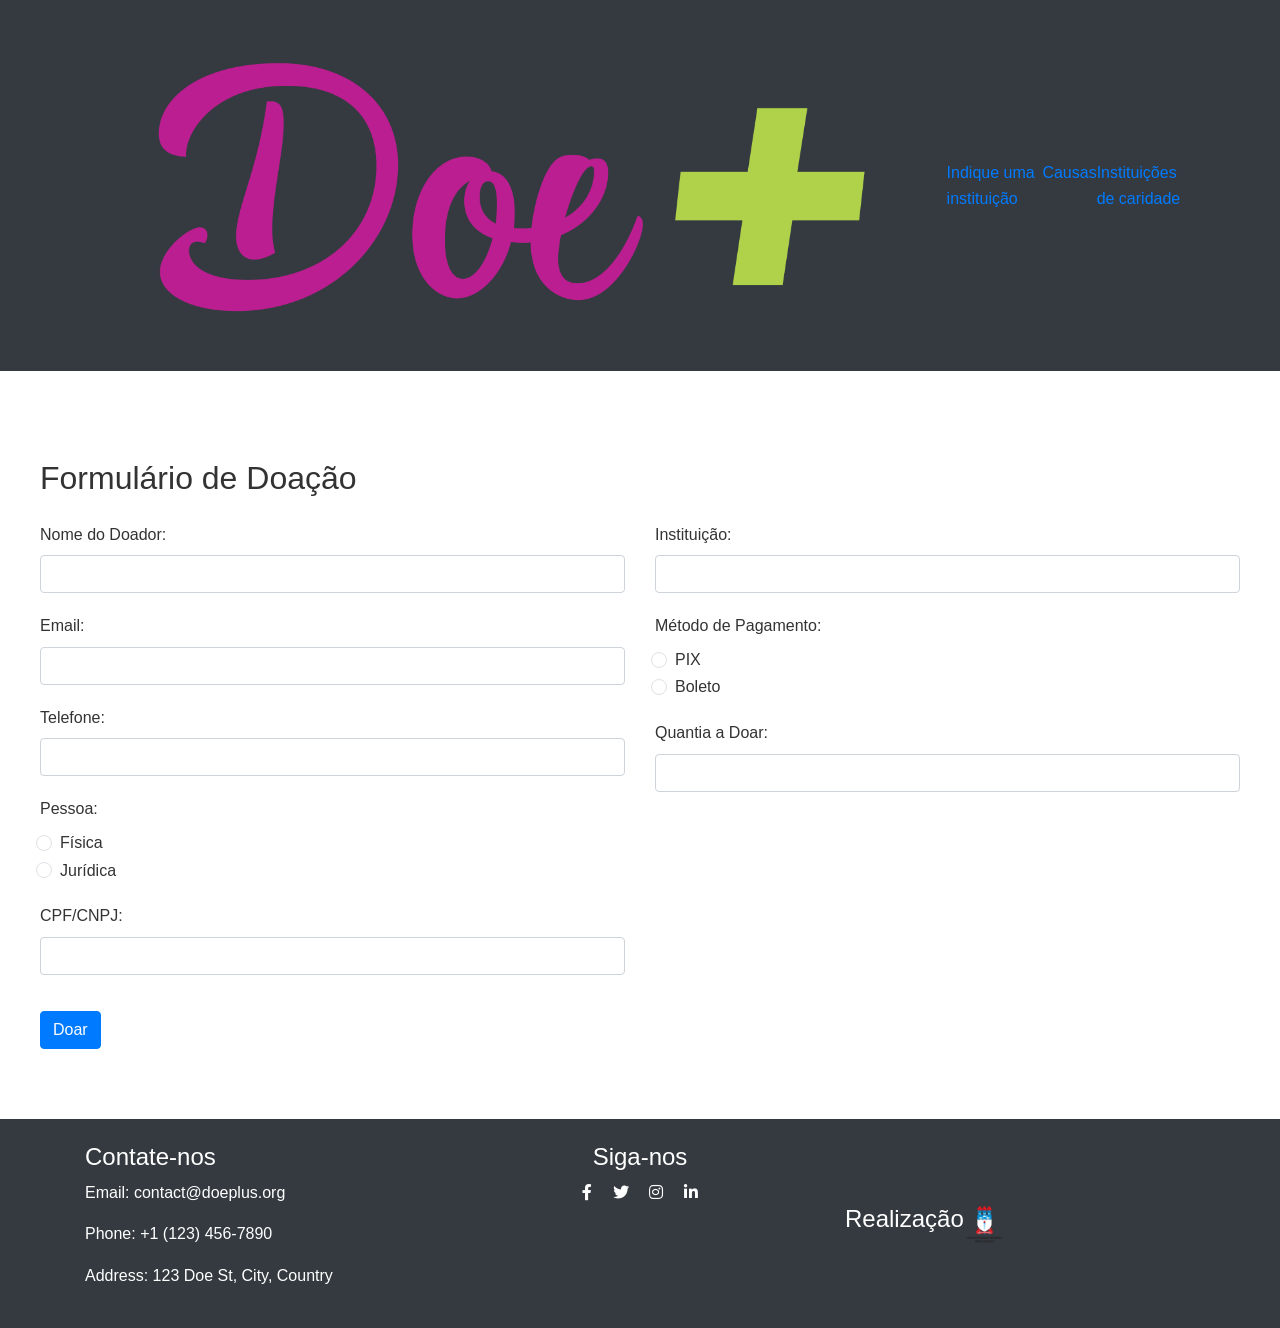
<file: formulario.html>
<!DOCTYPE html>
<html lang="en">

<head>
    <meta charset="UTF-8">
    <meta http-equiv="X-UA-Compatible" content="IE=edge">
    <meta name="viewport" content="width=device-width, initial-scale=1.0">
    <title>Formulário de Doação</title>
    <!-- Add the bootstrap CSS for styling -->
    <link href="https://cdn.jsdelivr.net/npm/bootstrap@5.1.0/dist/css/bootstrap.min.css" rel="stylesheet">
    <link href="https://cdnjs.cloudflare.com/ajax/libs/font-awesome/5.15.3/css/all.min.css" rel="stylesheet">
    <link href="https://maxcdn.bootstrapcdn.com/bootstrap/4.5.2/css/bootstrap.min.css" rel="stylesheet">
    <link href="styles/index.css" rel="stylesheet" >
    <link href="styles/formulario.css" rel="stylesheet">
</head>

<body>
    <!-- Your Header -->
    <nav class="navbar navbar-expand-lg navbar-dark bg-dark">
        <div class="container">
            <a class="navbar-brand" href="index.html">
                <img src="media/logo.png" alt="Doe+ Logo" height="30">
            </a>
            <div class="d-flex">
                <a class="nav-btn" href="indicacao.html">Indique uma instituição</a>
                <a class="nav-btn" href="causa - social.html">Causas</a>
                <a class="nav-btn" href="insituicoes.html">Instituições de caridade</a>
            </div>
        </div>
    </nav>

    <!-- Donation Form -->
    <div class="content mt-5">
        <h2 class="mb-4">Formulário de Doação</h2>
        <form id="donationForm" class="mt-4" action="#" method="post">
            <input type="hidden" name="metodoPagamentoEscolhido" id="metodoPagamentoEscolhido" value="">
            <div class="row">
                <!-- Left Side -->
                <div class="col-md-6">
                    <div class="form-group">
                        <label for="donorName">Nome do Doador:</label>
                        <input type="text" class="form-control" id="donorName" required>
                    </div>
                    <div class="form-group">
                        <label for="email">Email:</label>
                        <input type="email" class="form-control" id="email" required>
                    </div>
                    <div class="form-group">
                        <label for="phone">Telefone:</label>
                        <input type="text" class="form-control" id="phone" required>
                    </div>
                    <div class="form-group">
                        <label>Pessoa:</label>
                        <div class="form-check">
                            <input class="form-check-input" type="radio" name="pessoaType" id="fisica" value="fisica">
                            <label class="form-check-label" for="fisica">Física</label>
                        </div>
                        <div class="form-check">
                            <input class="form-check-input" type="radio" name="pessoaType" id="juridica"
                                value="juridica">
                            <label class="form-check-label" for="juridica">Jurídica</label>
                        </div>
                    </div>
                    <div class="form-group">
                        <label for="cpf-cnpj">CPF/CNPJ:</label>
                        <input type="text" class="form-control" id="cpf-cnpj" required>
                    </div>
                </div>

                <!-- Right Side -->
                <div class="col-md-6">
                    <div class="form-group">
                        <div class="form-group">
                            <label for="institution">Instituição:</label>
                            <input type="text" class="form-control" id="institution">
                        </div>
                    </div>
                    <div class="form-group">
                        <label>Método de Pagamento:</label>
                        <div class="form-check">
                            <input class="form-check-input" type="radio" name="paymentMethod" id="pix" value="pix">
                            <label class="form-check-label" for="pix">PIX</label>
                        </div>
                        <div class="form-check">
                            <input class="form-check-input" type="radio" name="paymentMethod" id="card" value="card">
                            <label class="form-check-label" for="card">Boleto</label>
                        </div>
                    </div>
                    <div class="form-group">
                        <label for="amount">Quantia a Doar:</label>
                        <input list="amounts" class="form-control" id="amount" required>
                        <datalist id="amounts">
                            <option value="R$10">
                            <option value="R$25">
                            <option value="R$50">
                            <option value="R$100">
                        </datalist>
                    </div>
                </div>
            </div>
            <div class="row mt-3">
                <div class="col-12">
                    <button type="submit" class="btn btn-primary btn-custom">Doar</button>
                </div>
            </div>
        </form>
    </div>
    <footer class="footer bg-dark text-white py-4">
        <div class="container">
            <div class="row">
                <!-- Contact Info -->
                <div class="col-md-4">
                    <h4>Contate-nos</h4>
                    <p>Email: contact@doeplus.org</p>
                    <p>Phone: +1 (123) 456-7890</p>
                    <p>Address: 123 Doe St, City, Country</p>
                </div>

                <!-- Social Media Links -->
                <div class="col-md-4 text-center">
                    <h4>Siga-nos</h4>
                    <a href="#" class="text-white mr-3"><i class="fab fa-facebook-f"></i></a>
                    <a href="#" class="text-white mr-3"><i class="fab fa-twitter"></i></a>
                    <a href="#" class="text-white mr-3"><i class="fab fa-instagram"></i></a>
                    <a href="#" class="text-white"><i class="fab fa-linkedin-in"></i></a>
                </div>
                <div class="col-md-2 d-flex align-items-center">
                    <h4>Realização</h4>
                    <a href="https://ufal.br/" target="_blank" class="d-flex align-items-center">
                        <img src="logo - instituições/logo - ufal.png" alt="Logo Confidencialidade">
                    </a>
                </div>
            </div>
        </div>
    </footer>
    <script>
        // Função para obter parâmetros da URL
        function obterParametroUrl(nome) {
            const urlSearchParams = new URLSearchParams(window.location.search);
            return urlSearchParams.get(nome);
        }

        document.addEventListener("DOMContentLoaded", function () {
            // Obter o nome da instituição dos parâmetros da URL
            const nomeInstituicao = obterParametroUrl("nome");

            // Preencher o campo do formulário com o nome da instituição
            document.getElementById("institution").value = nomeInstituicao;

            // Adicione aqui o código para processar o formulário de doação
            const formDoacao = document.getElementById("formDoacao");
            formDoacao.addEventListener("submit", function (event) {
                event.preventDefault();
                // Adicione aqui o código para enviar a doação
                alert("Doação enviada!"); // Exemplo de ação após o envio da doação
            });
        });
        const radioQR = document.getElementById("pix");
        const radioBoleto = document.getElementById("card");
        const metodoPagamentoEscolhido = document.getElementById("metodoPagamentoEscolhido");

        radioQR.addEventListener("change", function () {
            metodoPagamentoEscolhido.value = "qr_code";
        });

        radioBoleto.addEventListener("change", function () {
            metodoPagamentoEscolhido.value = "boleto";
        });
        const formDoacao = document.getElementById("donationForm");
        formDoacao.addEventListener("submit", function (event) {
            event.preventDefault();

            // Verifica a escolha do usuário
            const escolhaPagamento = metodoPagamentoEscolhido.value;

            // Redireciona o usuário para a página apropriada
            if (escolhaPagamento === "qr_code") {
                window.location.href = "pagamentoQrCode.html";
            } else if (escolhaPagamento === "boleto") {
                window.location.href = "pagamentoBoleto.html";
            }
        });


    </script>
</body>
</html>
</file>
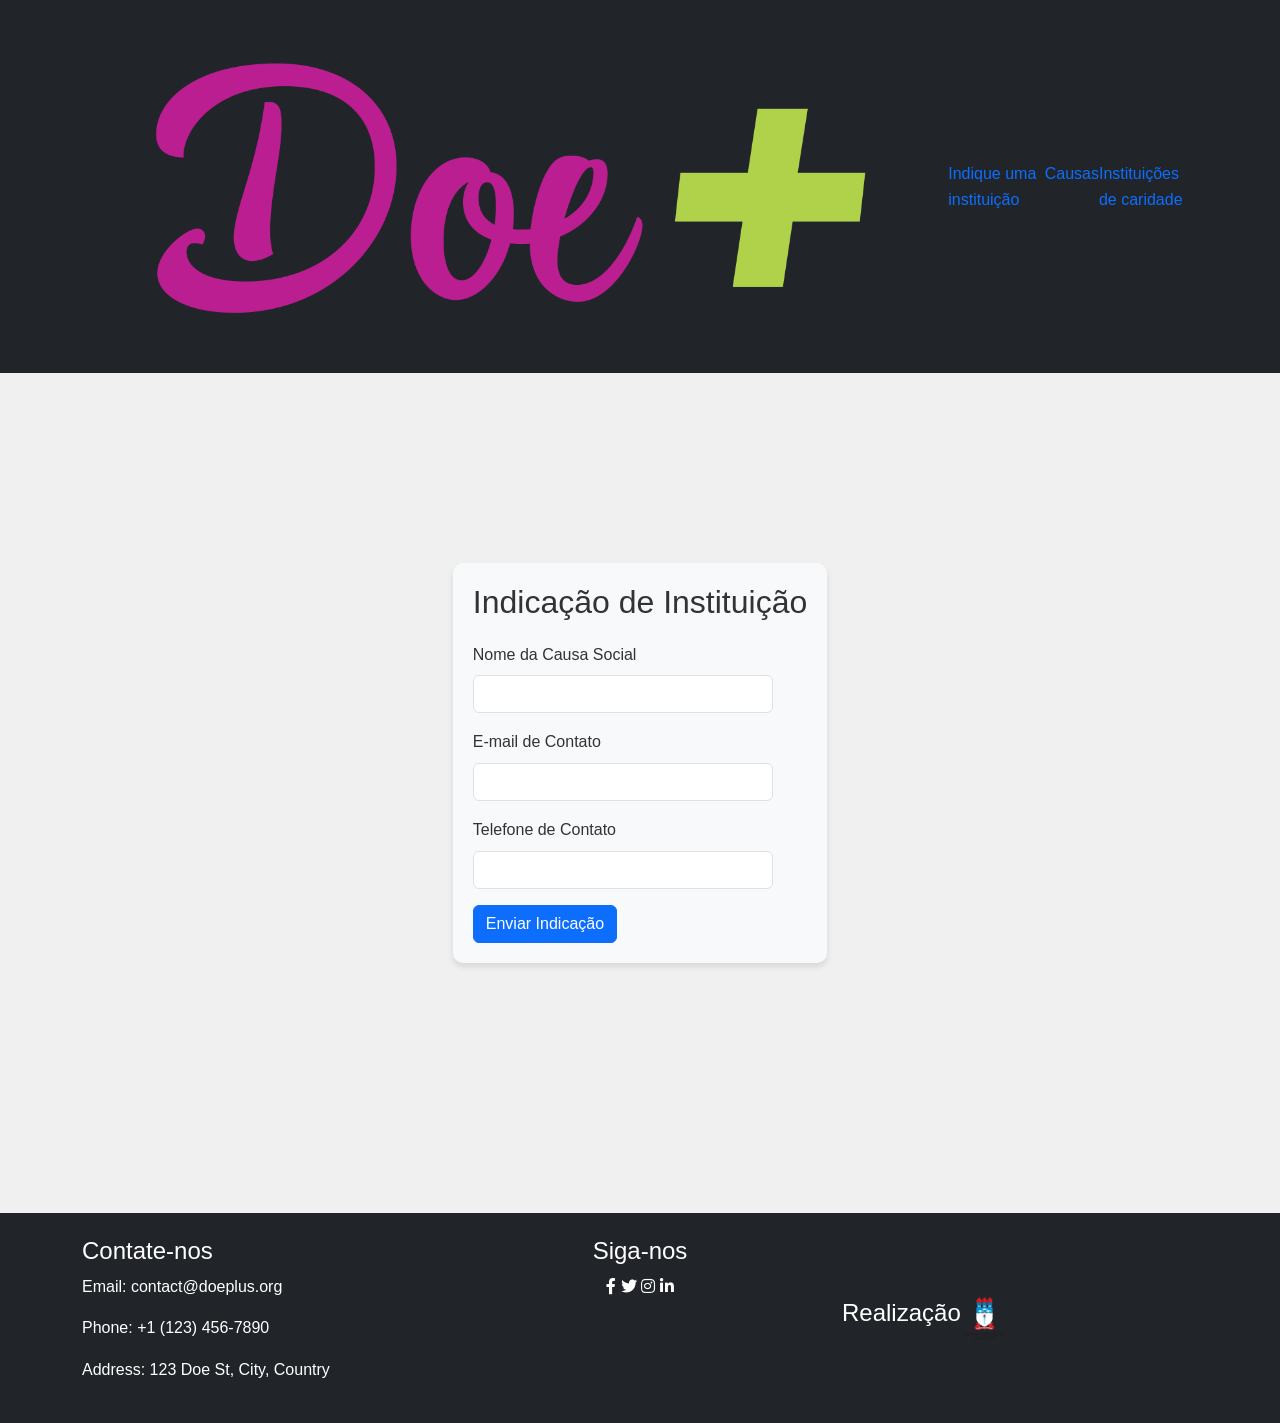
<file: indicacao.html>
<!DOCTYPE html>
<html lang="en">

<head>
    <meta charset="UTF-8">
    <meta name="viewport" content="width=device-width, initial-scale=1.0">
    <title>Indicar uma Instituição</title>
    <link href="https://cdn.jsdelivr.net/npm/bootstrap@5.1.0/dist/css/bootstrap.min.css" rel="stylesheet">
    <link rel="stylesheet" href="https://cdnjs.cloudflare.com/ajax/libs/font-awesome/5.15.3/css/all.min.css">
    <link rel="stylesheet" href="styles/index.css">
    <link rel="stylesheet" href="styles/indicacao-instituicao.css">
</head>

<body>

    <!-- Header and Navigation -->
    <nav class="navbar navbar-expand-lg navbar-dark bg-dark">
        <div class="container">
            <a class="navbar-brand" href="index.html">
                <img src="media/logo.png" alt="Doe+ Logo" height="30">
            </a>
            <div class="d-flex">
                <a class="nav-btn" href="indicacao - instituicao.html">Indique uma instituição</a>
                <a class="nav-btn" href="causa - social.html">Causas</a>
                <a class="nav-btn" href="insituicoes.html">Instituições de caridade</a>
            </div>
        </div>
    </nav>

    <!-- Form Section -->
    <div class="form-container">
        <div class="row justify-content-center">
            <div class="form-content">
                <h2 class="text-center">Indicação de Instituição</h2>
                <form action="processar-indicacao.php" method="POST">
                    <div class="mb-3">
                        <label for="nomeCausa" class="form-label">Nome da Causa Social</label>
                        <input type="text" class="form-control custom-input" id="nomeCausa" name="nomeCausa" required>
                    </div>
                    <div class="mb-3">
                        <label for="email" class="form-label">E-mail de Contato</label>
                        <input type="email" class="form-control custom-input" id="email" name="email">
                    </div>
                    <div class="mb-3">
                        <label for="telefone" class="form-label">Telefone de Contato</label>
                        <input type="tel" class="form-control custom-input" id="telefone" name="telefone">
                    </div>
                    <button type="submit" class="btn btn-primary btn-block">Enviar Indicação</button>
                </form>
            </div>
        </div>
    </div>

    <footer class="footer bg-dark text-white py-4">
        <div class="container">
            <div class="row">
                <!-- Contact Info -->
                <div class="col-md-4">
                    <h4>Contate-nos</h4>
                    <p>Email: contact@doeplus.org</p>
                    <p>Phone: +1 (123) 456-7890</p>
                    <p>Address: 123 Doe St, City, Country</p>
                </div>

                <!-- Social Media Links -->
                <div class="col-md-4 text-center">
                    <h4>Siga-nos</h4>
                    <a href="#" class="text-white mr-3"><i class="fab fa-facebook-f"></i></a>
                    <a href="#" class="text-white mr-3"><i class="fab fa-twitter"></i></a>
                    <a href="#" class="text-white mr-3"><i class="fab fa-instagram"></i></a>
                    <a href="#" class="text-white"><i class="fab fa-linkedin-in"></i></a>
                </div>
                <div class="col-md-2 d-flex align-items-center">
                    <h4>Realização</h4>
                    <a href="https://ufal.br/" target="_blank" class="d-flex align-items-center">
                        <img src="logo - instituições/logo - ufal.png" alt="Logo Confidencialidade">
                    </a>
                </div>
            </div>
        </div>
    </footer>
    <script src="https://cdn.jsdelivr.net/npm/bootstrap@5.3.0/dist/js/bootstrap.bundle.min.js"></script>
</body>

</html>
</file>
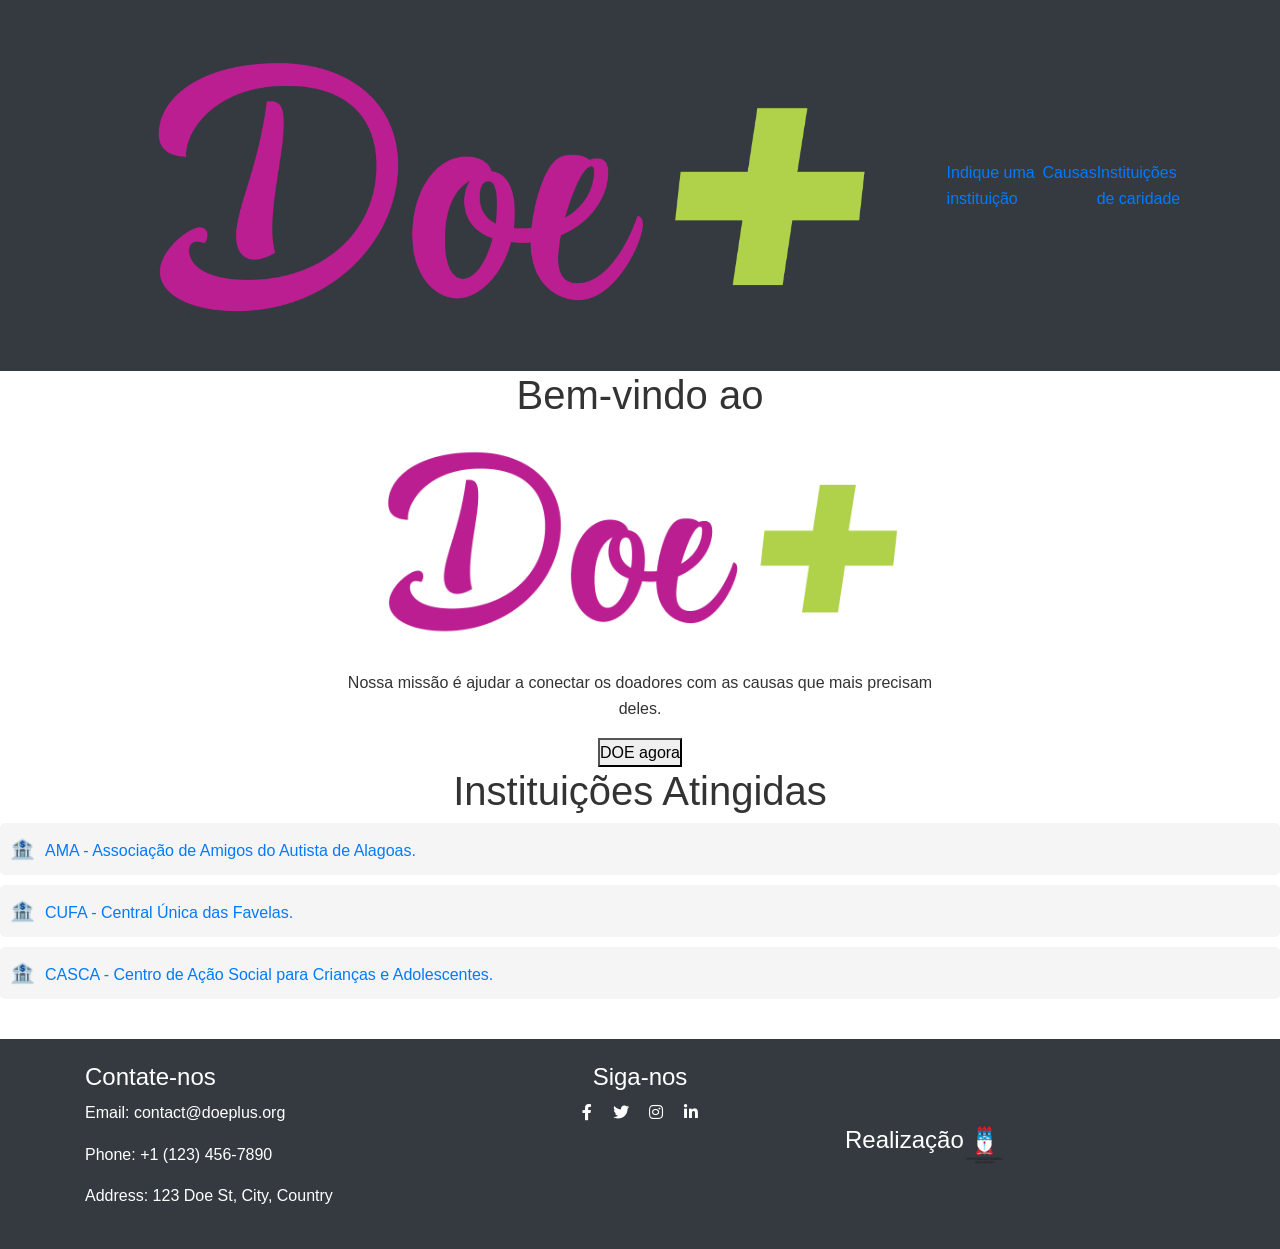
<file: insituicoes.html>
<!DOCTYPE html>
<html lang="en">

<head>
    <meta charset="UTF-8">
    <meta name="viewport" content="width=device-width, initial-scale=1.0">
    <title>instituições Cadastradas</title>
    <link href="https://cdn.jsdelivr.net/npm/bootstrap@5.1.0/dist/css/bootstrap.min.css" rel="stylesheet">
    <link href="https://cdnjs.cloudflare.com/ajax/libs/font-awesome/5.15.3/css/all.min.css" rel="stylesheet">
    <link href="https://maxcdn.bootstrapcdn.com/bootstrap/4.5.2/css/bootstrap.min.css" rel="stylesheet">
    <link rel="stylesheet" href="styles/index.css">
    <link rel="stylesheet" href="styles/instituicoes.css">
</head>

<body>

    <!-- Header and Navigation -->
    <nav class="navbar navbar-expand-lg navbar-dark bg-dark">
        <div class="container">
            <a class="navbar-brand" href="index.html">
                <img src="media/logo.png" alt="Doe+ Logo" height="30">
            </a>
            <div class="d-flex">
                <a class="nav-btn" href="indicacao.html">Indique uma instituição</a>
                <a class="nav-btn" href="causa - social.html">Causas</a>
                <a class="nav-btn" href="insituicoes.html">Instituições de caridade</a>
            </div>
        </div>
    </nav>

    <!-- Banner Section -->
    <div class="banner container-fluid">
        <div class="row h-100 align-items-center">
            <div class="col-lg-6 mx-auto text-center">
                <h1>Bem-vindo ao <img src="media/logo.png" alt="Doe+ Logo" height="60"></h1>
                <p>Nossa missão é ajudar a conectar os doadores com as causas que mais precisam deles.</p>
                <button onclick="window.location.href='formulario.html'" class="donate-btn">DOE agora</button>
            </div>
        </div>
    </div>
    <div class="content-wrapper">
        <div class="text-center">
            <h1>Instituições Atingidas</h1>
        </div>
        <ul class="institution-list">
            <li class="institution-list-item"><a href="https://autismoalagoas.org.br/">AMA - Associação de Amigos do
                    Autista de Alagoas.</a></li>
            <li class="institution-list-item"><a href="https://cufa.org.br/">CUFA - Central Única das Favelas.</a></li>
            <li class="institution-list-item"><a
                    href="http://www.projetocasca.com/2016/06/informacoes-do-casca.html">CASCA - Centro de Ação Social
                    para Crianças e Adolescentes.</a></li>
        </ul>
    </div>
    </div>
    <footer class="footer bg-dark text-white py-4">
        <div class="container">
            <div class="row">
                <!-- Contact Info -->
                <div class="col-md-4">
                    <h4>Contate-nos</h4>
                    <p>Email: contact@doeplus.org</p>
                    <p>Phone: +1 (123) 456-7890</p>
                    <p>Address: 123 Doe St, City, Country</p>
                </div>

                <!-- Social Media Links -->
                <div class="col-md-4 text-center">
                    <h4>Siga-nos</h4>
                    <a href="#" class="text-white mr-3"><i class="fab fa-facebook-f"></i></a>
                    <a href="#" class="text-white mr-3"><i class="fab fa-twitter"></i></a>
                    <a href="#" class="text-white mr-3"><i class="fab fa-instagram"></i></a>
                    <a href="#" class="text-white"><i class="fab fa-linkedin-in"></i></a>
                </div>
                <div class="col-md-2 d-flex align-items-center">
                    <h4>Realização</h4>
                    <a href="https://ufal.br/" target="_blank" class="d-flex align-items-center">
                        <img src="logo - instituições/logo - ufal.png" alt="Logo Confidencialidade">
                    </a>
                </div>
            </div>
        </div>
    </footer>
    <script src="https://cdn.jsdelivr.net/npm/bootstrap@5.1.0/dist/js/bootstrap.bundle.min.js"></script>
</body>

</html>
</file>
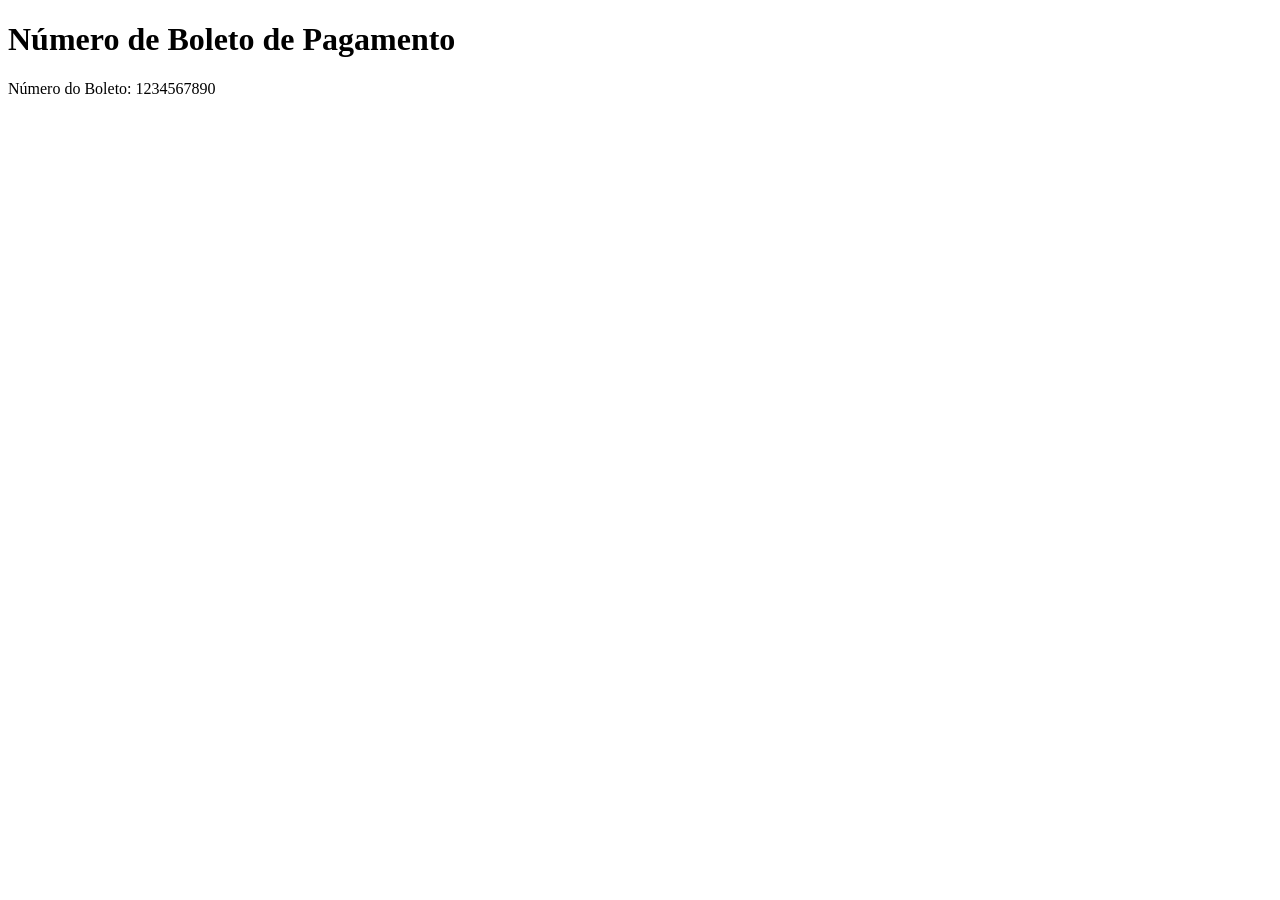
<file: pagamentoBoleto.html>
<!DOCTYPE html>
<html lang="en">
<head>
    <meta charset="UTF-8">
    <meta http-equiv="X-UA-Compatible" content="IE=edge">
    <meta name="viewport" content="width=device-width, initial-scale=1.0">
    <title>Número de Boleto de Pagamento</title>
</head>
<body>
    <h1>Número de Boleto de Pagamento</h1>
    <!-- Aqui você pode mostrar o número de boleto fornecido para pagamento -->
    <p>Número do Boleto: 1234567890</p>
</body>
</html>
</file>
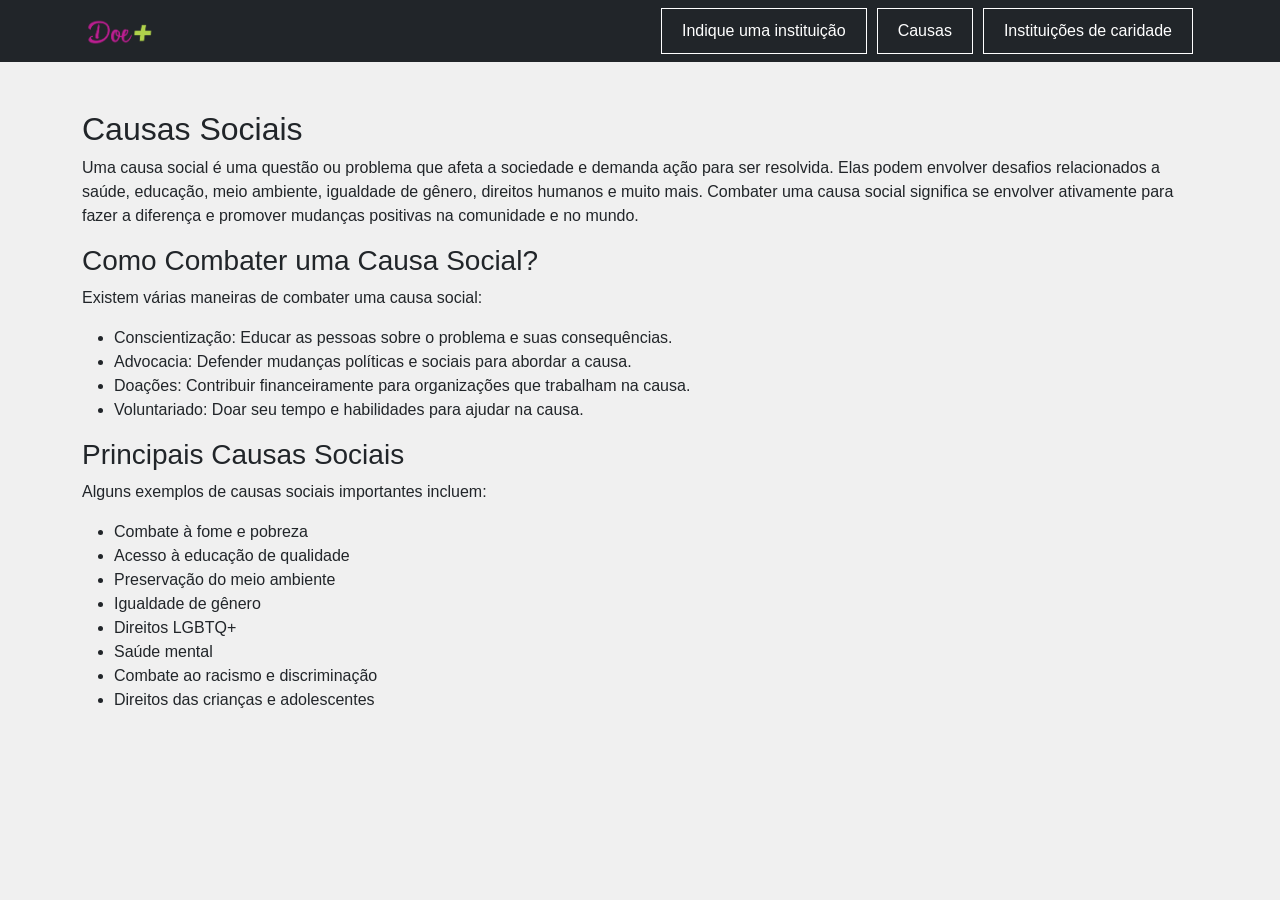
<file: pages/causa - social.html>
<!DOCTYPE html>
<html lang="en">
<head>
    <meta charset="UTF-8">
    <meta name="viewport" content="width=device-width, initial-scale=1.0">
    <title>Causas Sociais</title>
    <link href="https://cdn.jsdelivr.net/npm/bootstrap@5.1.0/dist/css/bootstrap.min.css" rel="stylesheet">
    <link rel="stylesheet" href="https://cdnjs.cloudflare.com/ajax/libs/font-awesome/5.15.3/css/all.min.css">
    <link rel="stylesheet" href="styles/home.css">
</head>
<body>

<!-- Header and Navigation -->
<nav class="navbar navbar-expand-lg navbar-dark bg-dark">
    <div class="container">
        <a class="navbar-brand" href="home.html">
            <img src="media/logo.png" alt="Doe+ Logo" height="30">
        </a>
	<div class="d-flex">
            <a class="nav-btn" href="indicacao - instituicao.html">Indique uma instituição</a>
            <a class="nav-btn" href="causa - social.html">Causas</a>
            <a class="nav-btn" href="#">Instituições de caridade</a>
        </div>
    </div>
</nav>
  <!-- Início da barra de navegação -->
  <!-- ... (mantenha o código da barra de navegação) -->
  <!-- Fim da barra de navegação -->

  <div class="container mt-5">
    <h2>Causas Sociais</h2>
    <p>Uma causa social é uma questão ou problema que afeta a sociedade e demanda ação para ser resolvida. Elas podem envolver desafios relacionados a saúde, educação, meio ambiente, igualdade de gênero, direitos humanos e muito mais. Combater uma causa social significa se envolver ativamente para fazer a diferença e promover mudanças positivas na comunidade e no mundo.</p>
    
    <h3>Como Combater uma Causa Social?</h3>
    <p>Existem várias maneiras de combater uma causa social:</p>
    <ul>
      <li>Conscientização: Educar as pessoas sobre o problema e suas consequências.</li>
      <li>Advocacia: Defender mudanças políticas e sociais para abordar a causa.</li>
      <li>Doações: Contribuir financeiramente para organizações que trabalham na causa.</li>
      <li>Voluntariado: Doar seu tempo e habilidades para ajudar na causa.</li>
    </ul>
    
    <h3>Principais Causas Sociais</h3>
    <p>Alguns exemplos de causas sociais importantes incluem:</p>
    <ul>
      <li>Combate à fome e pobreza</li>
      <li>Acesso à educação de qualidade</li>
      <li>Preservação do meio ambiente</li>
      <li>Igualdade de gênero</li>
      <li>Direitos LGBTQ+</li>
      <li>Saúde mental</li>
      <li>Combate ao racismo e discriminação</li>
      <li>Direitos das crianças e adolescentes</li>
    </ul>
  </div>

  <script src="https://cdn.jsdelivr.net/npm/bootstrap@5.3.0/dist/js/bootstrap.bundle.min.js"></script>
</body>
</html>
</file>
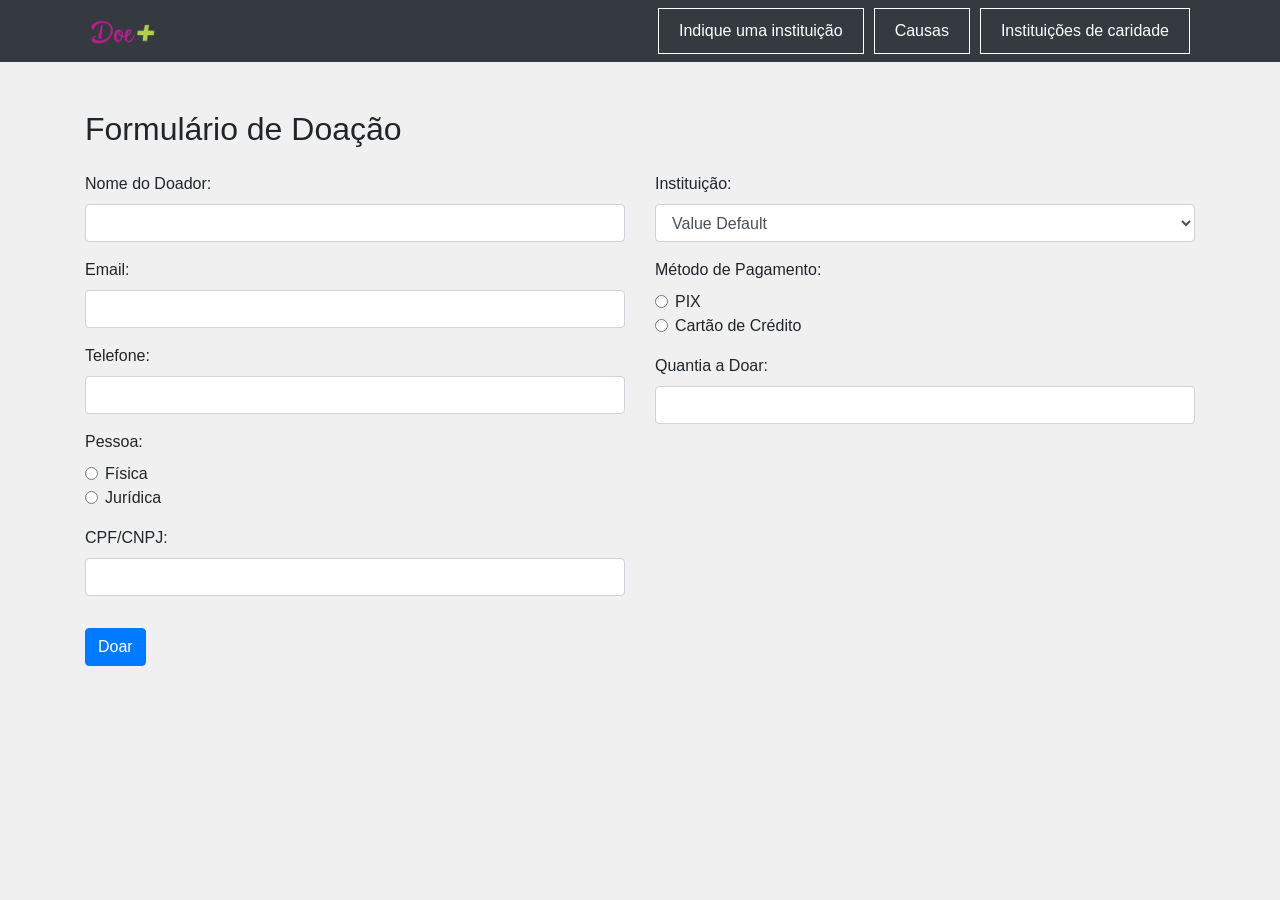
<file: pages/formulario.html>
<!DOCTYPE html>
<html lang="en">
<head>
    <meta charset="UTF-8">
    <meta http-equiv="X-UA-Compatible" content="IE=edge">
    <meta name="viewport" content="width=device-width, initial-scale=1.0">
    <title>Donation Form</title>
    <!-- Add the bootstrap CSS for styling -->
    <link rel="stylesheet" href="https://maxcdn.bootstrapcdn.com/bootstrap/4.5.2/css/bootstrap.min.css">
    <link rel="stylesheet" href="styles/home.css">
</head>
<body>
    <!-- Your Header -->
    <nav class="navbar navbar-expand-lg navbar-dark bg-dark">
        <div class="container">
            <a class="navbar-brand" href="home.html">
                <img src="media/logo.png" alt="Doe+ Logo" height="30">
            </a>
	    <div class="d-flex">
            <a class="nav-btn" href="indicacao - instituicao.html">Indique uma instituição</a>
            <a class="nav-btn" href="causa - social.html">Causas</a>
                <a class="nav-btn" href="#">Instituições de caridade</a>
        </div>
    </div>
    </nav>

    <!-- Donation Form -->
    <div class="container mt-5">
	<h2 class="mb-4">Formulário de Doação</h2>
	<form id="donationForm" action="#" method="post">
        <div class="row">
	    <!-- Left Side -->
            <div class="col-md-6">
                <div class="form-group">
                    <label for="donorName">Nome do Doador:</label>
                    <input type="text" class="form-control" id="donorName" required>
                </div>
                <div class="form-group">
                    <label for="email">Email:</label>
                    <input type="email" class="form-control" id="email" required>
                </div>
                <div class="form-group">
                    <label for="phone">Telefone:</label>
                    <input type="text" class="form-control" id="phone" required>
                </div>
                <div class="form-group">
                    <label>Pessoa:</label>
                    <div class="form-check">
                        <input class="form-check-input" type="radio" name="pessoaType" id="fisica" value="fisica">
                        <label class="form-check-label" for="fisica">Física</label>
                    </div>
                    <div class="form-check">
                        <input class="form-check-input" type="radio" name="pessoaType" id="juridica" value="juridica">
                        <label class="form-check-label" for="juridica">Jurídica</label>
                    </div>
                </div>
                <div class="form-group">
                    <label for="cpf-cnpj">CPF/CNPJ:</label>
                    <input type="text" class="form-control" id="cpf-cnpj" required>
                </div>
            </div>

            <!-- Right Side -->
            <div class="col-md-6">
                <div class="form-group">
                    <label for="institution">Instituição:</label>
                    <select class="form-control" id="institution">
                        <!-- Add the institutions as options here -->
			            <option value="">Value Default</option>
                        <option value="inst1">Example Institution 1</option>
                        <option value="inst2">Example Institution 2</option>
                        <!-- ... -->
                    </select>
                </div>
                <div class="form-group">
                    <label>Método de Pagamento:</label>
                    <div class="form-check">
                        <input class="form-check-input" type="radio" name="paymentMethod" id="pix" value="pix">
                        <label class="form-check-label" for="pix">PIX</label>
                    </div>
                    <div class="form-check">
                        <input class="form-check-input" type="radio" name="paymentMethod" id="card" value="card">
                        <label class="form-check-label" for="card">Cartão de Crédito</label>
                    </div>
                </div>
                <div class="form-group">
                    <label for="amount">Quantia a Doar:</label>
                    <input list="amounts" class="form-control" id="amount" required>
                    <datalist id="amounts">
                        <option value="R$10">
                        <option value="R$25">
                        <option value="R$50">
                        <option value="R$100">
                    </datalist>
                </div>
            </div>
        </div>
        <div class="row mt-3">
            <div class="col-12">
                <button type="submit" class="btn btn-primary">Doar</button>
            </div>
        </div>
	</form>
    </div>
    <script>
        document.getElementById('donationForm').addEventListener('submit', function(event) {
            const institution = document.getElementById('institution').value;
            if (institution === "") {
                alert('Por favor, selecione uma instituição válida.');
                event.preventDefault();
            }
        });
    </script>
</body>
</html>
</file>
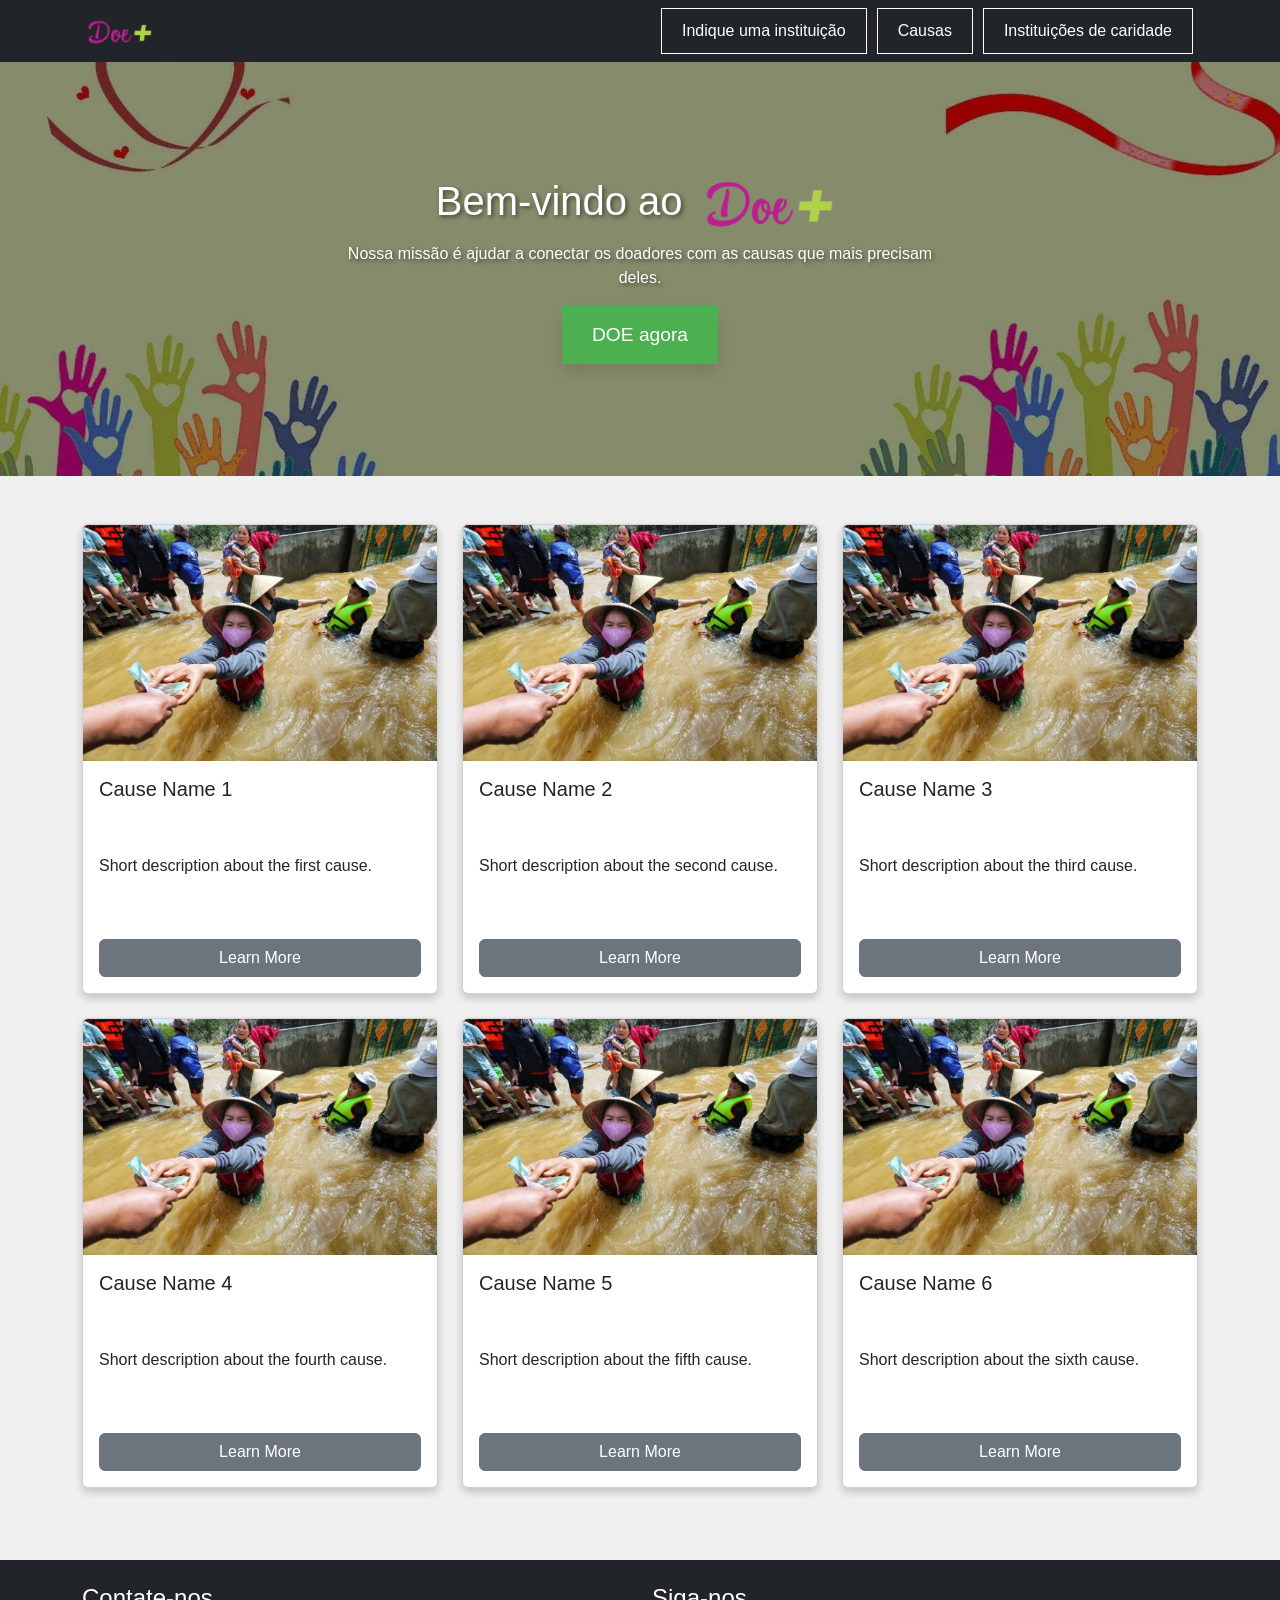
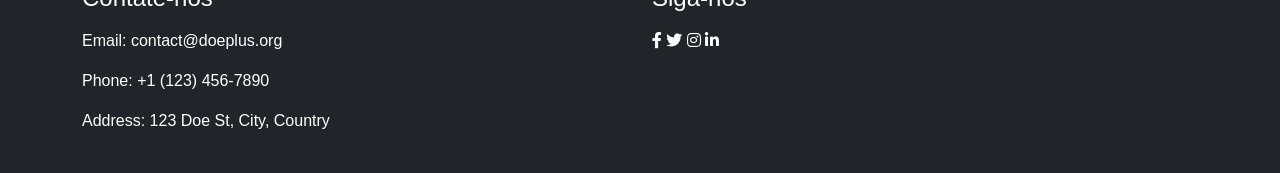
<file: pages/home.html>
<!DOCTYPE html>
<html lang="en">
<head>
    <meta charset="UTF-8">
    <meta name="viewport" content="width=device-width, initial-scale=1.0">
    <title>Doe+</title>
    <link href="https://cdn.jsdelivr.net/npm/bootstrap@5.1.0/dist/css/bootstrap.min.css" rel="stylesheet">
    <link rel="stylesheet" href="https://cdnjs.cloudflare.com/ajax/libs/font-awesome/5.15.3/css/all.min.css">
    <link rel="stylesheet" href="styles/home.css">
</head>
<body>

<!-- Header and Navigation -->
<nav class="navbar navbar-expand-lg navbar-dark bg-dark">
    <div class="container">
        <a class="navbar-brand" href="home.html">
            <img src="media/logo.png" alt="Doe+ Logo" height="30">
        </a>
	<div class="d-flex">
            <a class="nav-btn" href="indicacao.html">Indique uma instituição</a>
            <a class="nav-btn" href="causa.html">Causas</a>
            <a class="nav-btn" href="#">Instituições de caridade</a>
        </div>
    </div>
</nav>

<!-- Banner Section -->
<div class="banner container-fluid">
    <div class="row h-100 align-items-center">
        <div class="col-lg-6 mx-auto text-center">
            <h1>Bem-vindo ao <img src="media/logo.png" alt="Doe+ Logo" height="60"></h1>
            <p>Nossa missão é ajudar a conectar os doadores com as causas que mais precisam deles.</p>
            <button onclick="window.location.href='formulario.html'" class="donate-btn">DOE agora</button>
        </div>
    </div>
</div>

<!-- Causes Section -->
<div class="container my-5">
    <div class="row">
        <!-- First Row of Cards -->

        <!-- First Card -->
        <div class="col-lg-4 mb-4">
            <div class="card">
                <img src="media/cause.jpg" class="card-img-top" alt="Cause Image 1">
                <div class="card-body">
                    <h5 class="card-title">Cause Name 1</h5>
                    <p class="card-text">Short description about the first cause.</p>
                    <a href="instituicao.html" class="btn btn-secondary">Learn More</a>
                </div>
            </div>
        </div>

        <!-- Second Card -->
        <div class="col-lg-4 mb-4">
            <div class="card">
                <img src="media/cause.jpg" class="card-img-top" alt="Cause Image 2">
                <div class="card-body">
                    <h5 class="card-title">Cause Name 2</h5>
                    <p class="card-text">Short description about the second cause.</p>
                    <a href="#" class="btn btn-secondary">Learn More</a>
                </div>
            </div>
        </div>

        <!-- Third Card -->
        <div class="col-lg-4 mb-4">
            <div class="card">
                <img src="media/cause.jpg" class="card-img-top" alt="Cause Image 3">
                <div class="card-body">
                    <h5 class="card-title">Cause Name 3</h5>
                    <p class="card-text">Short description about the third cause.</p>
                    <a href="#" class="btn btn-secondary">Learn More</a>
                </div>
            </div>
        </div>

        <!-- Second Row of Cards -->

        <!-- Fourth Card -->
        <div class="col-lg-4 mb-4">
            <div class="card">
                <img src="media/cause.jpg" class="card-img-top" alt="Cause Image 4">
                <div class="card-body">
                    <h5 class="card-title">Cause Name 4</h5>
                    <p class="card-text">Short description about the fourth cause.</p>
                    <a href="#" class="btn btn-secondary">Learn More</a>
                </div>
            </div>
        </div>

        <!-- Fifth Card -->
        <div class="col-lg-4 mb-4">
            <div class="card">
                <img src="media/cause.jpg" class="card-img-top" alt="Cause Image 5">
                <div class="card-body">
                    <h5 class="card-title">Cause Name 5</h5>
                    <p class="card-text">Short description about the fifth cause.</p>
                    <a href="#" class="btn btn-secondary">Learn More</a>
                </div>
            </div>
        </div>

        <!-- Sixth Card -->
        <div class="col-lg-4 mb-4">
            <div class="card">
                <img src="media/cause.jpg" class="card-img-top" alt="Cause Image 6">
                <div class="card-body">
                    <h5 class="card-title">Cause Name 6</h5>
                    <p class="card-text">Short description about the sixth cause.</p>
                    <a href="#" class="btn btn-secondary">Learn More</a>
                </div>
            </div>
        </div>

    </div>
</div>
<footer class="footer bg-dark text-white py-4">
    <div class="container">
        <div class="row">
            <!-- Contact Info -->
            <div class="col-md-6">
                <h4>Contate-nos</h4>
                <p>Email: contact@doeplus.org</p>
                <p>Phone: +1 (123) 456-7890</p>
                <p>Address: 123 Doe St, City, Country</p>
            </div>

            <!-- Social Media Links -->
            <div class="col-md-6">
                <h4>Siga-nos</h4>
                <a href="#" class="text-white mr-3"><i class="fab fa-facebook-f"></i></a>
                <a href="#" class="text-white mr-3"><i class="fab fa-twitter"></i></a>
                <a href="#" class="text-white mr-3"><i class="fab fa-instagram"></i></a>
                <a href="#" class="text-white"><i class="fab fa-linkedin-in"></i></a>
            </div>
        </div>
    </div>
</footer>
<script src="https://cdn.jsdelivr.net/npm/bootstrap@5.1.0/dist/js/bootstrap.bundle.min.js"></script>
</body>
</html>
</file>
<file: styles/index.css>
/* ============================================
   VARIÁVEIS CSS E RESET
   ============================================ */
:root {
    /* Cores Principais */
    --primary-color: #4CAF50;
    --primary-dark: #087f23;
    --primary-light: #81C784;
    
    /* Cores Secundárias */
    --secondary-color: #2196F3;
    --secondary-dark: #1976D2;
    
    /* Cores Neutras */
    --dark: #1a1d20;
    --gray-dark: #333;
    --gray: #666;
    --gray-light: #999;
    --light: #f8f9fa;
    --white: #ffffff;
    
    /* Gradientes */
    --gradient-primary: linear-gradient(135deg, var(--primary-color) 0%, var(--primary-dark) 100%);
    --gradient-overlay: linear-gradient(135deg, rgba(26, 29, 32, 0.85) 0%, rgba(8, 127, 35, 0.75) 100%);
    
    /* Sombras */
    --shadow-sm: 0 2px 4px rgba(0, 0, 0, 0.08);
    --shadow-md: 0 4px 12px rgba(0, 0, 0, 0.15);
    --shadow-lg: 0 8px 24px rgba(0, 0, 0, 0.2);
    --shadow-xl: 0 12px 36px rgba(0, 0, 0, 0.25);
    
    /* Transições */
    --transition-fast: 0.2s ease;
    --transition-base: 0.3s ease;
    --transition-slow: 0.5s ease;
    
    /* Espaçamentos */
    --spacing-xs: 0.5rem;
    --spacing-sm: 1rem;
    --spacing-md: 2rem;
    --spacing-lg: 3rem;
    --spacing-xl: 4rem;
    
    /* Bordas */
    --radius-sm: 8px;
    --radius-md: 12px;
    --radius-lg: 16px;
    --radius-xl: 24px;
}

* {
    margin: 0;
    padding: 0;
    box-sizing: border-box;
}

html {
    scroll-behavior: smooth;
}

body {
    font-family: 'Segoe UI', Tahoma, Geneva, Verdana, sans-serif;
    line-height: 1.6;
    color: var(--gray-dark);
    overflow-x: hidden;
}

img {
    max-width: 100%;
    height: auto;
}

a {
    text-decoration: none;
    transition: var(--transition-base);
}

/* ============================================
   NAVEGAÇÃO
   ============================================ */
.navbar {
    padding: 0.75rem 0;
    transition: all var(--transition-base);
    background-color: rgba(26, 29, 32, 0.7);
    backdrop-filter: blur(8px);
}

.navbar.scrolled {
    background-color: rgba(26, 29, 32, 0.95) !important;
    backdrop-filter: blur(10px);
    box-shadow: var(--shadow-md);
    padding: 0.5rem 0;
}

.navbar-brand {
    display: flex;
    align-items: center;
    gap: 0.75rem;
    font-weight: 700;
    color: var(--white) !important;
    transition: all var(--transition-base);
}

.logo-img {
    height: 50px;
    transition: all var(--transition-base);
    opacity: 0;
}

.navbar.scrolled .logo-img {
    opacity: 1;
}

.brand-text {
    font-size: 1.8rem;
    font-weight: 800;
    background: linear-gradient(135deg, #e91e63 0%, #c2185b 100%);
    -webkit-background-clip: text;
    -webkit-text-fill-color: transparent;
    background-clip: text;
    opacity: 0;
    transition: all var(--transition-base);
}

.navbar.scrolled .brand-text {
    opacity: 1;
    font-size: 1.5rem;
}

.navbar-brand:hover .logo-img {
    transform: scale(1.05);
}

.navbar-toggler {
    border: none;
    padding: 0.5rem;
}

.navbar-toggler:focus {
    box-shadow: none;
}

.navbar-toggler-icon {
    background-image: url("data:image/svg+xml,%3csvg xmlns='http://www.w3.org/2000/svg' viewBox='0 0 30 30'%3e%3cpath stroke='rgba%28255, 255, 255, 1%29' stroke-linecap='round' stroke-miterlimit='10' stroke-width='2' d='M4 7h22M4 15h22M4 23h22'/%3e%3c/svg%3e");
}

.nav-link {
    color: var(--white) !important;
    font-weight: 500;
    padding: 0.5rem 1rem !important;
    position: relative;
    transition: var(--transition-base);
}

.nav-link::after {
    content: '';
    position: absolute;
    bottom: 0;
    left: 50%;
    width: 0;
    height: 2px;
    background: var(--gradient-primary);
    transition: var(--transition-base);
    transform: translateX(-50%);
}

.nav-link:hover::after {
    width: 80%;
}

.btn-donate {
    background: var(--gradient-primary);
    color: var(--white) !important;
    padding: 0.625rem 1.5rem !important;
    border-radius: 50px;
    font-weight: 600;
    border: 2px solid transparent;
    transition: var(--transition-base);
    margin-left: 1rem;
}

.btn-donate:hover {
    transform: translateY(-2px);
    box-shadow: 0 6px 20px rgba(76, 175, 80, 0.4);
}

/* ============================================
   HERO BANNER
   ============================================ */
.hero-banner {
    position: relative;
    background: url('../media/banner2.jpg') no-repeat center center;
    background-size: cover;
    background-attachment: fixed;
    min-height: 100vh;
    display: flex;
    align-items: center;
    padding-top: 100px;
}

.hero-overlay {
    position: absolute;
    top: 0;
    left: 0;
    right: 0;
    bottom: 0;
    background: linear-gradient(135deg, rgba(26, 29, 32, 0.75) 0%, rgba(8, 127, 35, 0.65) 100%);
}

/* Logo Gigante no Banner que diminui ao rolar */
.hero-logo-wrapper {
    position: fixed;
    top: 50%;
    left: 50%;
    transform: translate(-50%, -50%);
    z-index: 1;
    transition: all 0.6s cubic-bezier(0.4, 0, 0.2, 1);
    pointer-events: none;
}

.hero-logo-large {
    width: 600px;
    height: auto;
    opacity: 0.15;
    transition: all 0.6s cubic-bezier(0.4, 0, 0.2, 1);
    filter: drop-shadow(0 20px 40px rgba(233, 30, 99, 0.3));
}

/* Quando rolar, logo vai para a navbar */
body.scrolled .hero-logo-wrapper {
    top: 30px;
    left: 100px;
    transform: translate(0, 0);
}

body.scrolled .hero-logo-large {
    width: 0;
    height: 0;
    opacity: 0;
}

.hero-content {
    position: relative;
    z-index: 2;
}

.hero-title {
    font-size: clamp(2.5rem, 5vw, 4rem);
    font-weight: 800;
    color: var(--white);
    margin-bottom: 1.5rem;
    line-height: 1.2;
}

.hero-title .highlight {
    background: linear-gradient(135deg, var(--primary-light) 0%, var(--primary-color) 100%);
    -webkit-background-clip: text;
    -webkit-text-fill-color: transparent;
    background-clip: text;
    position: relative;
    display: inline-block;
}

.hero-subtitle {
    font-size: clamp(1.1rem, 2vw, 1.4rem);
    color: rgba(255, 255, 255, 0.9);
    margin-bottom: 2.5rem;
    max-width: 700px;
    margin-left: auto;
    margin-right: auto;
}

.hero-buttons {
    display: flex;
    gap: 1rem;
    justify-content: center;
    flex-wrap: wrap;
    margin-bottom: 3rem;
}

.hero-buttons .btn {
    padding: 1rem 2rem;
    font-size: 1.1rem;
    border-radius: 50px;
    font-weight: 600;
    transition: var(--transition-base);
}

.hero-buttons .btn-primary {
    background: var(--gradient-primary);
    border: none;
}

.hero-buttons .btn-primary:hover {
    transform: translateY(-3px);
    box-shadow: 0 10px 25px rgba(76, 175, 80, 0.4);
}

.hero-buttons .btn-outline-light:hover {
    background: var(--white);
    color: var(--primary-color);
    transform: translateY(-3px);
}

/* Estatísticas Hero */
.hero-stats {
    display: flex;
    justify-content: center;
    gap: 3rem;
    flex-wrap: wrap;
    margin-top: 4rem;
}

.stat-item {
    text-align: center;
    color: var(--white);
}

.stat-number {
    font-size: 2.5rem;
    font-weight: 800;
    background: var(--gradient-primary);
    -webkit-background-clip: text;
    -webkit-text-fill-color: transparent;
    background-clip: text;
    margin-bottom: 0.5rem;
}

.stat-label {
    font-size: 0.95rem;
    color: rgba(255, 255, 255, 0.8);
    text-transform: uppercase;
    letter-spacing: 1px;
}

/* Indicador de Scroll */
.scroll-indicator {
    position: absolute;
    bottom: 2rem;
    left: 50%;
    transform: translateX(-50%);
    z-index: 3;
}

.scroll-indicator a {
    color: var(--white);
    font-size: 2rem;
    animation: bounce 2s infinite;
}

@keyframes bounce {
    0%, 20%, 50%, 80%, 100% {
        transform: translateY(0);
    }
    40% {
        transform: translateY(-10px);
    }
    60% {
        transform: translateY(-5px);
    }
}

/* Animações de entrada */
.animate-fade-in {
    animation: fadeIn 1s ease-in;
}

.animate-fade-in-delay {
    animation: fadeIn 1s ease-in 0.3s both;
}

.animate-fade-in-delay-2 {
    animation: fadeIn 1s ease-in 0.6s both;
}

@keyframes fadeIn {
    from {
        opacity: 0;
        transform: translateY(30px);
    }
    to {
        opacity: 1;
        transform: translateY(0);
    }
}

/* ============================================
   SEÇÕES
   ============================================ */
.institutions-section,
.how-it-works-section {
    padding: 5rem 0;
    background: var(--white);
}

.how-it-works-section {
    background: var(--light);
}

.section-header {
    margin-bottom: 4rem;
}

.section-badge {
    display: inline-block;
    padding: 0.5rem 1.5rem;
    background: rgba(76, 175, 80, 0.1);
    color: var(--primary-color);
    border-radius: 50px;
    font-weight: 600;
    font-size: 0.9rem;
    text-transform: uppercase;
    letter-spacing: 1px;
    margin-bottom: 1rem;
}

.section-title {
    font-size: clamp(2rem, 4vw, 3rem);
    font-weight: 800;
    color: var(--dark);
    margin-bottom: 1rem;
}

.section-description {
    font-size: 1.2rem;
    color: var(--gray);
    max-width: 700px;
    margin: 0 auto;
}

/* ============================================
   CARDS DE INSTITUIÇÕES
   ============================================ */
.institution-card {
    background: var(--white);
    border-radius: var(--radius-lg);
    overflow: hidden;
    box-shadow: var(--shadow-sm);
    transition: var(--transition-base);
    height: 100%;
    display: flex;
    flex-direction: column;
}

.institution-card:hover {
    transform: translateY(-10px);
    box-shadow: var(--shadow-xl);
}

.card-image-wrapper {
    position: relative;
    height: 250px;
    overflow: hidden;
    background: var(--light);
}

.card-image {
    width: 100%;
    height: 100%;
    object-fit: contain;
    padding: 1rem;
    transition: transform var(--transition-slow);
}

.institution-card:hover .card-image {
    transform: scale(1.05);
}

.card-overlay {
    position: absolute;
    top: 0;
    left: 0;
    right: 0;
    bottom: 0;
    background: rgba(26, 29, 32, 0.9);
    display: flex;
    align-items: center;
    justify-content: center;
    opacity: 0;
    transition: opacity var(--transition-base);
}

.institution-card:hover .card-overlay {
    opacity: 1;
}

.card-content {
    padding: 2rem;
    flex-grow: 1;
    display: flex;
    flex-direction: column;
}

.card-category {
    display: inline-block;
    color: var(--primary-color);
    font-size: 0.85rem;
    font-weight: 600;
    text-transform: uppercase;
    letter-spacing: 1px;
    margin-bottom: 1rem;
}

.card-title {
    font-size: 1.75rem;
    font-weight: 700;
    color: var(--dark);
    margin-bottom: 1rem;
}

.card-description {
    color: var(--gray);
    line-height: 1.7;
    margin-bottom: 1.5rem;
    flex-grow: 1;
}

.card-footer {
    margin-top: auto;
}

.card-link {
    color: var(--primary-color);
    font-weight: 600;
    display: inline-flex;
    align-items: center;
    gap: 0.5rem;
    transition: var(--transition-base);
}

.card-link:hover {
    color: var(--primary-dark);
    gap: 0.75rem;
}

/* ============================================
   COMO FUNCIONA - STEPS
   ============================================ */
.step-card {
    text-align: center;
    padding: 2.5rem 1.5rem;
    background: var(--white);
    border-radius: var(--radius-lg);
    box-shadow: var(--shadow-sm);
    transition: var(--transition-base);
    position: relative;
    height: 100%;
}

.step-card:hover {
    transform: translateY(-10px);
    box-shadow: var(--shadow-lg);
}

.step-number {
    position: absolute;
    top: -20px;
    left: 50%;
    transform: translateX(-50%);
    width: 50px;
    height: 50px;
    background: var(--gradient-primary);
    color: var(--white);
    border-radius: 50%;
    display: flex;
    align-items: center;
    justify-content: center;
    font-size: 1.5rem;
    font-weight: 700;
    box-shadow: var(--shadow-md);
}

.step-icon {
    font-size: 4rem;
    color: var(--primary-color);
    margin: 2rem 0 1.5rem;
}

.step-title {
    font-size: 1.5rem;
    font-weight: 700;
    color: var(--dark);
    margin-bottom: 1rem;
}

.step-description {
    color: var(--gray);
    line-height: 1.7;
}

/* ============================================
   CTA SECTION
   ============================================ */
.cta-section {
    background: var(--gradient-primary);
    padding: 5rem 0;
    position: relative;
    overflow: hidden;
}

.cta-section::before {
    content: '';
    position: absolute;
    top: -50%;
    right: -10%;
    width: 500px;
    height: 500px;
    background: rgba(255, 255, 255, 0.1);
    border-radius: 50%;
}

.cta-title {
    font-size: clamp(2rem, 4vw, 3rem);
    font-weight: 800;
    color: var(--white);
    margin-bottom: 1rem;
}

.cta-description {
    font-size: 1.2rem;
    color: rgba(255, 255, 255, 0.9);
    margin: 0;
}

.cta-section .btn-light {
    background: var(--white);
    color: var(--primary-color);
    border: none;
    padding: 1rem 2.5rem;
    font-weight: 600;
}

.cta-section .btn-light:hover {
    transform: translateY(-3px);
    box-shadow: 0 10px 30px rgba(0, 0, 0, 0.2);
}

/* ============================================
   FOOTER
   ============================================ */
.footer {
    background: var(--dark);
    color: rgba(255, 255, 255, 0.8);
    padding: 3rem 0 1rem;
}

/* Estatísticas do Footer */
.footer-stats {
    display: flex;
    justify-content: space-around;
    gap: 2rem;
    padding: 3rem 0;
    margin-bottom: 2rem;
    border-bottom: 1px solid rgba(255, 255, 255, 0.1);
    flex-wrap: wrap;
}

.footer-stat-item {
    text-align: center;
}

.footer-stat-number {
    font-size: 2.5rem;
    font-weight: 800;
    background: var(--gradient-primary);
    -webkit-background-clip: text;
    -webkit-text-fill-color: transparent;
    background-clip: text;
    margin-bottom: 0.5rem;
}

.footer-stat-label {
    font-size: 0.9rem;
    color: rgba(255, 255, 255, 0.7);
    text-transform: uppercase;
    letter-spacing: 0.5px;
}

/* Conteúdo Principal do Footer */
.footer-main {
    padding: 2rem 0;
}

.footer-brand {
    margin-bottom: 1.5rem;
}

.footer-description {
    margin-top: 1rem;
    margin-bottom: 1.5rem;
    line-height: 1.7;
    color: rgba(255, 255, 255, 0.7);
}

.footer-title {
    color: var(--white);
    font-size: 1.1rem;
    font-weight: 700;
    margin-bottom: 1.5rem;
}

.footer-links,
.footer-contact {
    list-style: none;
    padding: 0;
}

.footer-links li,
.footer-contact li {
    margin-bottom: 0.75rem;
}

.footer-links a,
.footer-contact a {
    color: rgba(255, 255, 255, 0.7);
    transition: var(--transition-fast);
    display: inline-block;
}

.footer-links a:hover,
.footer-contact a:hover {
    color: var(--primary-light);
    padding-left: 5px;
}

.footer-contact i {
    color: var(--primary-color);
    width: 20px;
}

.social-links {
    display: flex;
    gap: 1rem;
    flex-wrap: wrap;
}

.social-link {
    width: 40px;
    height: 40px;
    background: rgba(255, 255, 255, 0.1);
    border-radius: 50%;
    display: flex;
    align-items: center;
    justify-content: center;
    color: var(--white);
    transition: var(--transition-base);
}

.social-link:hover {
    background: var(--primary-color);
    color: var(--white);
    transform: translateY(-5px);
}

.footer-partner p {
    color: rgba(255, 255, 255, 0.6);
    font-size: 0.85rem;
    margin-bottom: 0.5rem;
}

.footer-partner img {
    transition: var(--transition-base);
    opacity: 0.8;
}

.footer-partner img:hover {
    opacity: 1;
    transform: scale(1.05);
}

.footer-bottom {
    border-top: 1px solid rgba(255, 255, 255, 0.1);
    margin-top: 2rem;
    padding-top: 2rem;
    text-align: center;
    color: rgba(255, 255, 255, 0.6);
    font-size: 0.9rem;
}

.footer-bottom .fa-heart {
    color: #e91e63;
    animation: heartbeat 1.5s ease-in-out infinite;
}

@keyframes heartbeat {
    0%, 100% {
        transform: scale(1);
    }
    50% {
        transform: scale(1.1);
    }
}

/* ============================================
   BACK TO TOP
   ============================================ */
.back-to-top {
    position: fixed;
    bottom: 2rem;
    right: 2rem;
    width: 50px;
    height: 50px;
    background: var(--gradient-primary);
    color: var(--white);
    border: none;
    border-radius: 50%;
    font-size: 1.25rem;
    cursor: pointer;
    opacity: 0;
    visibility: hidden;
    transition: var(--transition-base);
    box-shadow: var(--shadow-lg);
    z-index: 1000;
}

.back-to-top.visible {
    opacity: 1;
    visibility: visible;
}

.back-to-top:hover {
    transform: translateY(-5px);
    box-shadow: var(--shadow-xl);
}

/* ============================================
   RESPONSIVIDADE
   ============================================ */
@media (max-width: 991px) {
    .navbar-collapse {
        background: rgba(26, 29, 32, 0.98);
        padding: 1.5rem;
        margin-top: 1rem;
        border-radius: var(--radius-md);
    }
    
    .logo-img {
        height: 40px;
    }
    
    .brand-text {
        font-size: 1.3rem;
    }
    
    .navbar.scrolled .brand-text {
        font-size: 1.2rem;
    }
    
    .hero-logo-large {
        width: 400px;
    }
    
    body.scrolled .hero-logo-wrapper {
        left: 80px;
    }
    
    .nav-link {
        padding: 0.75rem 1rem !important;
    }
    
    .btn-donate {
        margin-left: 0;
        margin-top: 1rem;
        display: block;
        text-align: center;
    }
    
    .hero-buttons {
        flex-direction: column;
        align-items: stretch;
    }
    
    .hero-buttons .btn {
        width: 100%;
    }
    
    .hero-stats {
        gap: 2rem;
    }
}

@media (max-width: 768px) {
    .institutions-section,
    .how-it-works-section {
        padding: 3rem 0;
    }
    
    .section-header {
        margin-bottom: 2.5rem;
    }
    
    .stat-number {
        font-size: 2rem;
    }
    
    .cta-section {
        padding: 3rem 0;
        text-align: center;
    }
    
    .cta-section .col-lg-4 {
        margin-top: 1.5rem !important;
    }
    
    .footer-stats {
        gap: 1.5rem;
        padding: 2rem 0;
    }
    
    .footer-stat-number {
        font-size: 2rem;
    }
}

@media (max-width: 576px) {
    .hero-banner {
        background-attachment: scroll;
    }
    
    .hero-logo-large {
        width: 280px;
    }
    
    body.scrolled .hero-logo-wrapper {
        left: 50px;
        top: 25px;
    }
    
    .back-to-top {
        bottom: 1rem;
        right: 1rem;
        width: 45px;
        height: 45px;
    }
}
</file>
<file: styles/AMA.css>
.content{
    padding: 50px;
}
</file>
<file: styles/causa-social.css>
.content{
    padding: 50px;
}
</file>
<file: styles/CUFA.css>
.content-wrapper {
    margin-bottom: 140px;
    /* Ajuste o valor conforme necessário */
}
.content{
    padding: 90px;
}
</file>
<file: styles/formulario.css>
.container.mt-5{
    margin-top: 50px !important;

}

/* Estilo para o formulário */
.content {
    padding: 40px; /* Adicione margem superior conforme necessário */
}

/* Estilo para campos do formulário */
.form-group {
    margin-bottom: 20px; /* Adicione margem inferior conforme necessário */
}

.btn-custom {

    margin-bottom: 30px;
}
</file>
<file: styles/indicacao-instituicao.css>
/* Estilos para o formulário */
body {
    font-family: 'Arial', sans-serif;
    margin: 0;
    padding: 0;
    background-color: #f0f0f0;
}

.form-container {
    display: flex;
    justify-content: center;
    align-items: center;
    min-height: 100vh;
}

.form-content {
    background-color: #f8f9fa;
    padding: 20px;
    border-radius: 10px;
    box-shadow: 0px 4px 6px rgba(0, 0, 0, 0.1);
}

.form-content h2 {
    margin-bottom: 20px;
}

/* Estilos para ajustar o tamanho dos campos */
.custom-input {
    width: 100%;
    max-width: 300px;
}

/* Estilos para o botão */
.custom-btn {
    width: 100%;
    max-width: 300px;
    margin-top: 20px;
}

/* Estilos para o cabeçalho */
.navbar {
    margin-bottom: -60px;
}
</file>
<file: styles/instituicoes.css>
.content-wrapper {
    margin-bottom: 40px;
    /* Ajuste o valor conforme necessário */
}

/* Estilização básica para a lista de instituições */
.institution-list {
    list-style-type: none;
    padding: 0;
}

.institution-list-item {
    margin-bottom: 10px;
    padding: 10px;
    background-color: #f5f5f5;
    border-radius: 5px;
    transition: background-color 0.3s ease;
}

.institution-list-item:hover {
    background-color: #e0e0e0;
}

/* Ícone ao lado do nome da instituição (você pode adicionar ícones via HTML ou CSS) */
.institution-list-item::before {
    content: "🏦";
    /* Substitua pelo ícone desejado */
    margin-right: 10px;
    font-size: 20px;
}
</file>
<file: pages/styles/home.css>
body {
    font-family: 'Arial', sans-serif;
    margin: 0;
    padding: 0;
    background-color: #f0f0f0;
}

.navbar {
    margin-bottom: 0px;
}

.banner {
    background: url('../media/banner2.jpg') no-repeat center center;
    background-size: cover;
    height: 46vh;
    color: white;
    text-shadow: 2px 2px 4px rgba(0, 0, 0, 0.5);
}


.card {
    height: 470px; /* or whatever height you want */
    display: flex;
    flex-direction: column;
}

.card-body {
    flex: 1; 
    display: flex;
    flex-direction: column;
    justify-content: space-between; /* This will ensure that content inside doesn't get squashed and remains spaced out */
}


.card {
    box-shadow: 0 4px 8px 0 rgba(0, 0, 0, 0.2);
    transition: 0.3s;
}

.card:hover {
    box-shadow: 0 8px 16px 0 rgba(0, 0, 0, 0.4);
}

.nav-btn {
    color: white;
    padding: 10px 20px;
    margin: 0 5px;
    border: 1px solid white;
    text-decoration: none;
    transition: 0.3s;
}

.nav-btn:hover {
    background-color: white;
    color: black;
}

.donate-btn {
    /*background-color: #f44336;*/  /* red */
    background-color: #4CAF50;	/* green */
    /*background-color: #007BFF;*/ /* blue */
    /*background-color: #FFC107;*/ /* yellow */
    /*background-color: #9C27B0;*/ /* purple */
    color: white;
    padding: 15px 30px;  /* Slightly bigger than other buttons */
    font-size: 1.2rem;  /* Bigger font size */
    border: none;
    box-shadow: 0 8px 15px rgba(0, 0, 0, 0.1);  /* subtle shadow to give depth */
    transition: all 0.3s;  /* smooth transition for hover effects */
}

.donate-btn:hover {
    /*background-color: #d32f2f;*/  /* red */
    background-color: #087f23; /* green */
    /*background-color: #0056b3;*/ /* blue */
    /*background-color: #b28704;*/ /* yellow */
    /*background-color: #6a007c;*/ /* purle */
    transform: scale(1.05);  /* slightly enlarge the button */
    box-shadow: 0 12px 20px rgba(0, 0, 0, 0.2);  /* increased shadow on hover for more depth */
}

.donate-btn:focus {
    outline: none;
}

.footer {
    position: relative;
    width: 100%;
    bottom: 0;
}

.footer h4 {
    font-size: 1.5rem;
    margin-bottom: 1rem;
}

.footer a:hover {
    text-decoration: none;
    opacity: 0.7;
}
</file>
